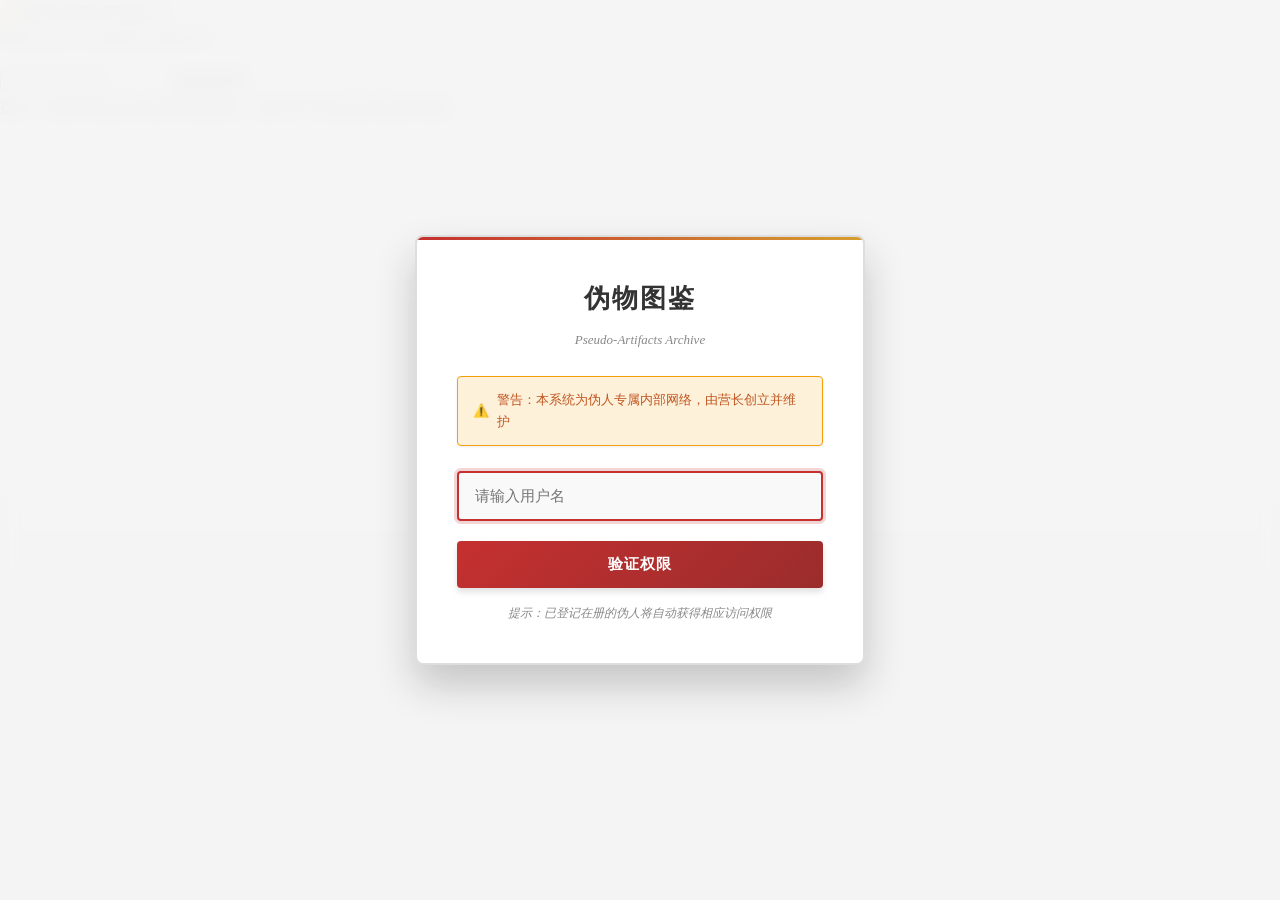
<file: index.html>
<!DOCTYPE html>
<html lang="zh-CN">
<head>
    <meta charset="UTF-8">
    <meta name="viewport" content="width=device-width, initial-scale=1.0">
    <title>伪物图鉴 | Pseudo-Artifacts Archive</title>
    <link rel="stylesheet" href="css/style.css">
    <script src="js/lore-data.js"></script>
    <script src="js/secrets.js"></script>
</head>
<body>
    <!-- 登录界面 -->
    <div class="login-overlay" id="login-overlay">
        <div class="login-box">
            <div class="login-header">
                <h1>伪物图鉴</h1>
                <p>Pseudo-Artifacts Archive</p>
            </div>
            <div class="login-warning">
                <span class="warning-icon">⚠️</span>
                <span>警告：本系统为伪人专属内部网络，由营长创立并维护</span>
            </div>
            <input type="text" id="username-input" class="login-input" placeholder="请输入用户名" autocomplete="off">
            <button class="login-btn" onclick="verifyUser()">验证权限</button>
            <p class="login-hint">提示：已登记在册的伪人将自动获得相应访问权限</p>
        </div>
    </div>

    <!-- 主界面 -->
    <div class="container" id="main-container" style="display: none;">
        <header class="header">
            <div class="header-nav">
                <div class="nav-left">
                    <button class="logout-btn" onclick="logout()" title="退出登录">退出登录</button>
                </div>
                <div class="nav-center">
                    <h1 class="title">伪物图鉴</h1>
                    <p class="subtitle">Pseudo-Human Artifact Archive</p>
                </div>
                <div class="nav-right">
                    <div class="user-info">
                        <span class="welcome-text">欢迎，</span>
                        <span class="user-name" id="user-name-display">未知用户</span>
                        <span class="user-identity" id="user-identity-display">身份：未验证</span>
                        <span class="user-level" id="user-level-display">权限等级：未验证</span>
                        <span class="temporary-boost-badge" id="temporary-boost-badge" style="display: none;">🔓 临时权限激活</span>
                    </div>
                    <button id="permission-boost-entry" class="boost-btn" onclick="showPermissionModal()" style="display: none; margin-left: 10px;" title="申请临时权限">🔑 权限提升</button>
                </div>
            </div>
            <div class="warning-banner">
                <span class="warning-icon">⚠️</span>
                <span>警告：以下内容包含里界异常物品信息，仅限黎守授权人员查阅</span>
            </div>
        </header>

        <nav class="nav-tabs">
            <button class="tab-btn" data-filter="safe" data-permission="low">
                🟩 SAFE 安全级（无害） <span class="count" id="count-safe">(0)</span>
            </button>
            <button class="tab-btn" data-filter="caution" data-permission="normal">
                🟨 CAUTION 注意级（谨慎） <span class="count" id="count-caution">(0)</span>
            </button>
            <button class="tab-btn" data-filter="danger" data-permission="high">
                🟧 DANGER 危险级（高危） <span class="count" id="count-danger">(0)</span>
            </button>
            <button class="tab-btn" data-filter="hazard" data-permission="high">
                🟥 HAZARD 危害级（禁忌） <span class="count" id="count-hazard">(0)</span>
            </button>
        </nav>

        <main class="artifact-grid" id="artifact-grid">
            <div class="empty-state">
                <div class="empty-icon">📁</div>
                <p>请选择伪物危险等级查看对应档案</p>
                <p class="empty-hint">根据您的权限等级，您可访问不同危险级别的伪物档案</p>
            </div>
        </main>

        <footer class="footer">
            <p>© 2026 黎守调查局 伪物档案馆 | 渊 • 西陆 • 赤红新星 联合收容</p>
            <p class="disclaimer">本系统收录表界/里界异常物品，未经授权禁止访问</p>
        </footer>

        <!-- 权限提升入口（仅普通/低权限可见） -->
        <div class="permission-boost-section" id="permission-boost-section">
            <p>权限不足？申请临时访问许可</p>
            <button onclick="showPermissionModal()">申请临时许可</button>
        </div>
    </div>

    <!-- 物品详情模态框 -->
    <div class="modal" id="artifact-modal">
        <div class="modal-content">
            <button class="close-btn" onclick="closeModal()">&times;</button>
            <div class="modal-header">
                <h2 id="modal-title">物品编号</h2>
                <span class="modal-class" id="modal-class">Safe</span>
            </div>
            <div class="modal-image">
                <img id="modal-img" src="[data-uri]" data-src="" alt="物品图片" loading="lazy">
            </div>
            <div class="modal-info">
                <div class="info-row">
                    <strong>物品名称：</strong><span id="modal-name"></span>
                </div>
                <div class="info-row">
                    <strong>发现地点：</strong><span id="modal-location"></span>
                </div>
                <div class="info-row">
                    <strong>收容措施：</strong><span id="modal-containment"></span>
                </div>
                <div class="info-row">
                    <strong>特殊效果：</strong>
                    <p id="modal-effect" class="effect-text"></p>
                </div>
                <div class="info-row">
                    <strong>描述：</strong>
                    <p id="modal-description" class="description-text"></p>
                </div>
                <!-- 辛秘区域 - 仅高权限可见 -->
                <div class="secret-section" id="secret-section" style="display: none;">
                    <div class="secret-header">
                        <span class="secret-icon">📜</span>
                        <span>坊间传闻的野史</span>
                    </div>
                    <div class="secret-content" id="secret-content"></div>
                </div>
                <div class="secret-lock" id="secret-lock" style="display: none;">
                    <span class="lock-icon">🔒</span>
                    <span>权限不足：此物品的辛秘档案需要高级访问权限</span>
                </div>
            </div>
            <button class="back-btn" onclick="closeModal()">返回图鉴</button>
        </div>
    </div>

    <!-- 权限不足提示 -->
    <div class="permission-denied" id="permission-denied">
        <div class="denied-content">
            <div class="denied-icon">🔒</div>
            <h2>访问受限</h2>
            <p>Access Restricted</p>
            <p class="denied-message">您的权限等级不足以查看此分级的伪物档案</p>
            <p class="denied-hint">如需提升权限，请联系营长或大本营管理员</p>
            <button class="denied-btn" onclick="closePermissionDenied()">返回</button>
        </div>
    </div>

    <!-- 权限提升验证弹窗 -->
    <div class="permission-modal-overlay" id="permission-modal-overlay">
        <div class="permission-modal">
            <div class="permission-modal-header">
                <span class="permission-modal-title">🔑 临时访问许可验证</span>
                <button class="permission-modal-close" onclick="closePermissionModal()">&times;</button>
            </div>
            <div class="permission-modal-body">
                <p style="margin-bottom: 15px; color: var(--text-secondary); font-size: 14px;">
                    请输入伪人大本营临时访问验证码
                </p>
                <input type="text" id="permission-code-input" class="permission-input" placeholder="请输入群号验证码" maxlength="10" autocomplete="off">
                <button class="permission-btn" onclick="verifyPermissionCode()">验证验证码</button>
                <div id="permission-message" class="permission-message"></div>
                <p class="permission-hint">提示：验证码由营长或管理员提供，临时许可在刷新页面后有效</p>
            </div>
        </div>
    </div>

    <!-- 资料弹窗（组织/地区/角色） -->
    <div class="lore-modal-overlay" id="lore-modal-overlay" style="display: none;" onclick="closeLoreModalOnOverlay(event)">
        <div class="lore-modal">
            <div class="lore-modal-header">
                <h3 class="lore-modal-title" id="lore-modal-title">资料</h3>
                <button class="lore-modal-close" onclick="closeLoreModal()">&times;</button>
            </div>
            <div class="lore-modal-body" id="lore-modal-body">
                <!-- 动态内容 -->
            </div>
        </div>
    </div>

    <script src="js/data.js"></script>
    <script src="js/main.js"></script>
    <script>
document.addEventListener('DOMContentLoaded', function() {
    // 初始化特殊链接点击事件
    initSecretLinks();
});

function initSecretLinks() {
    document.addEventListener('click', function(e) {
        if (e.target.classList.contains('secret-link')) {
            e.preventDefault();
            const type = e.target.getAttribute('data-type');
            const name = e.target.getAttribute('data-name');
            if (type && name) {
                showLoreModal(type, name);
            }
        }
    });
}
</script>
</body>
</html>
</file>
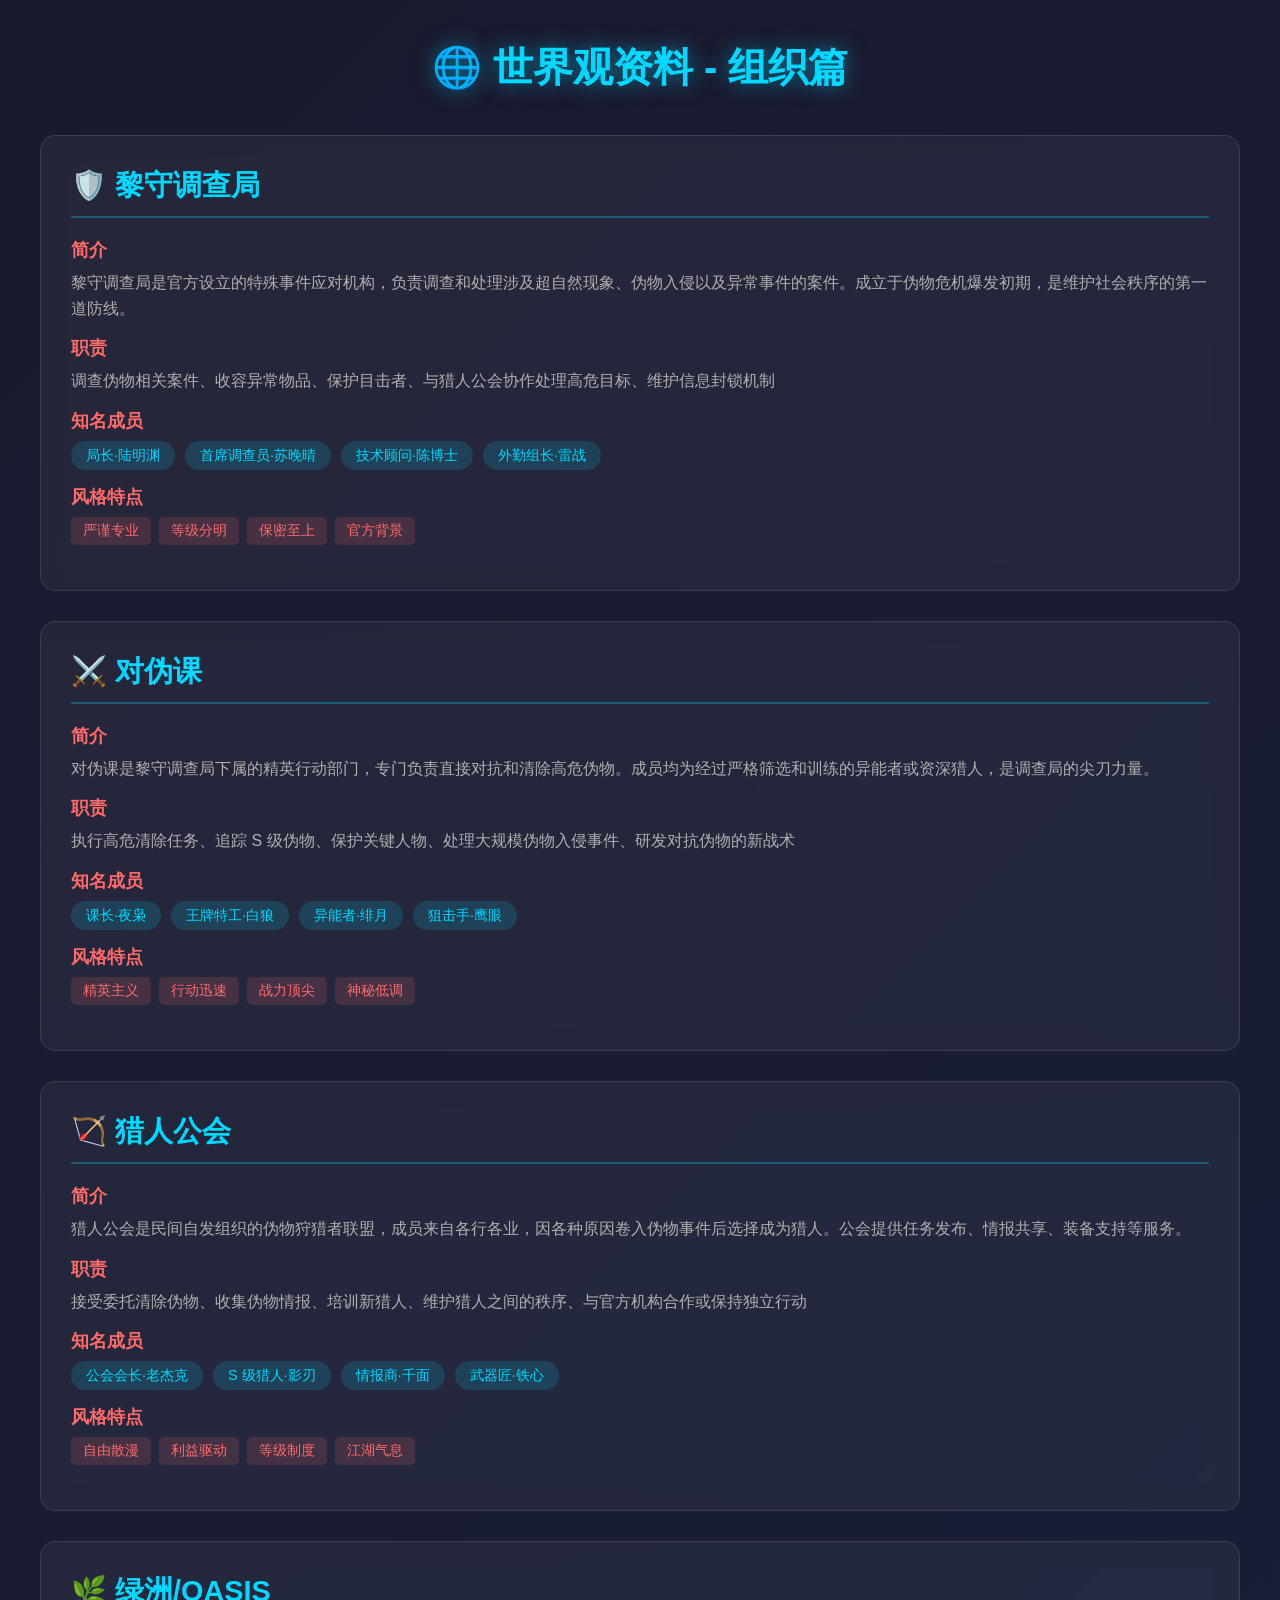
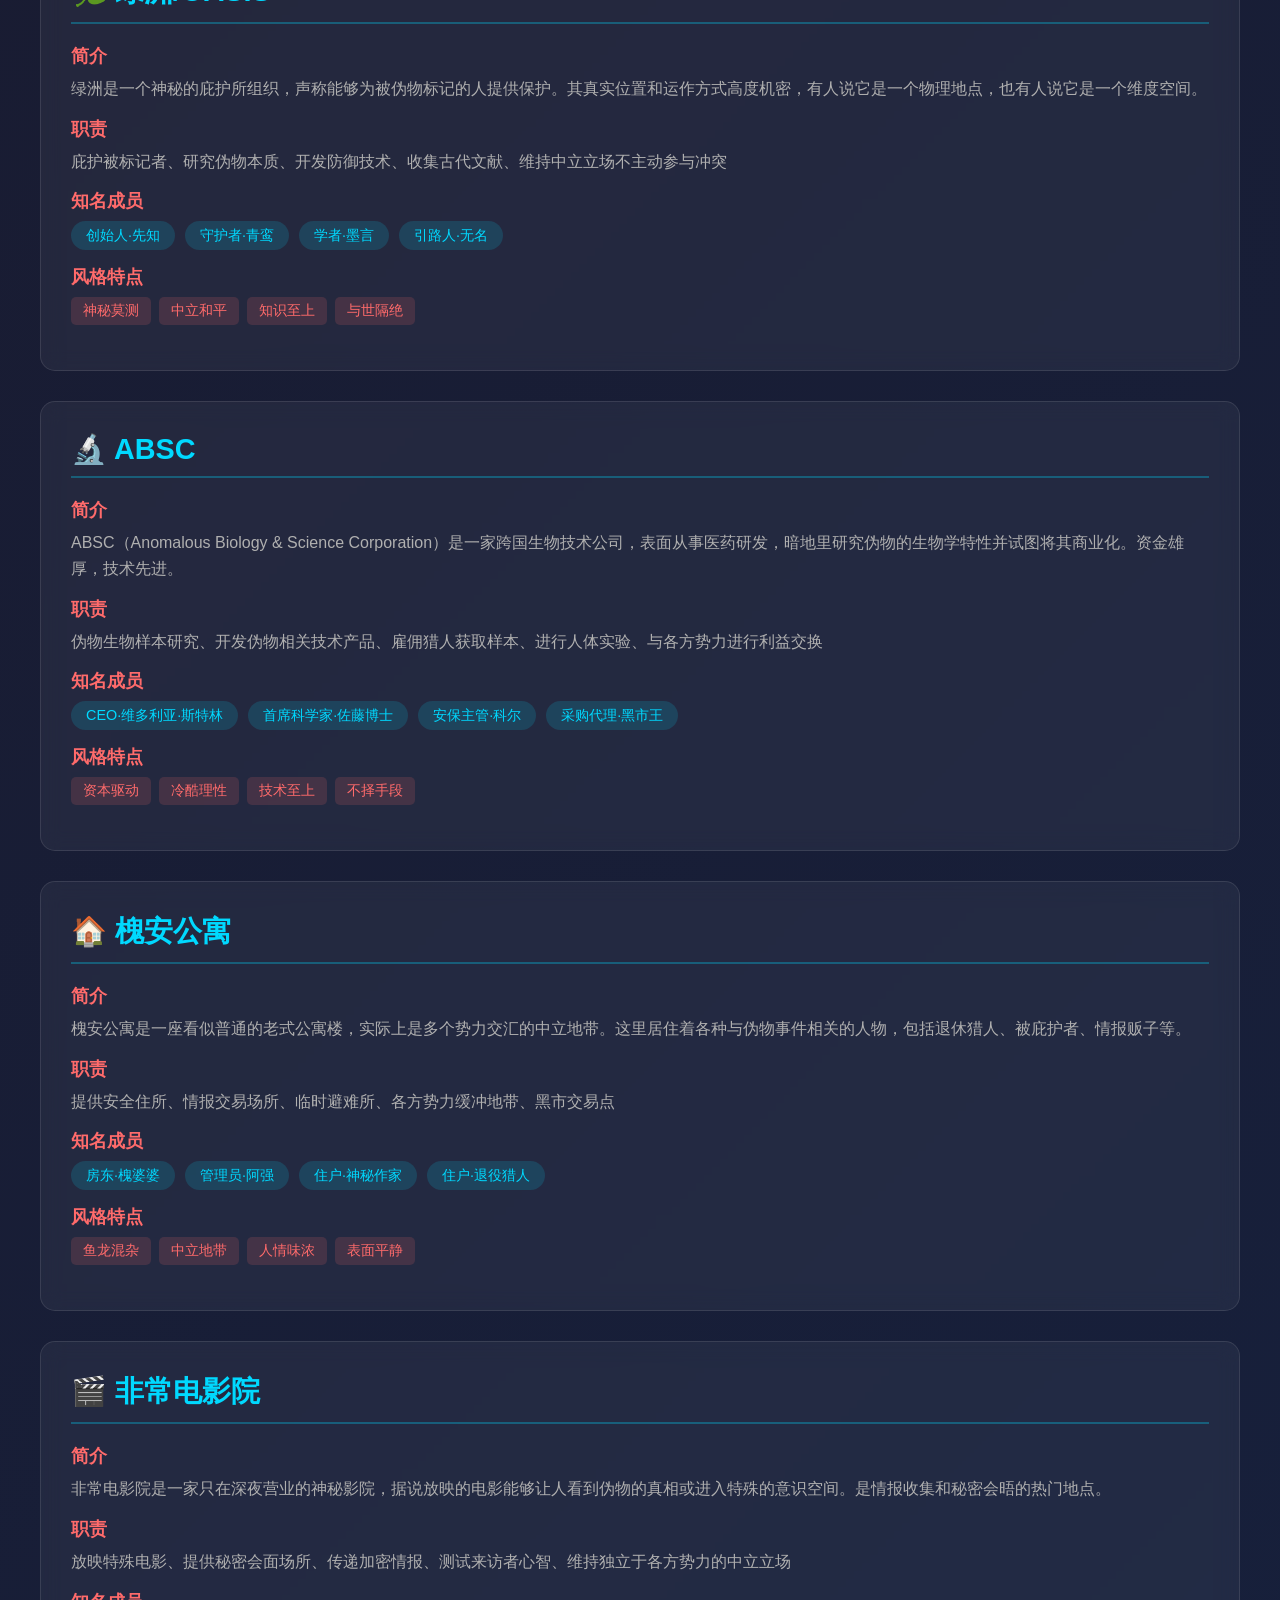
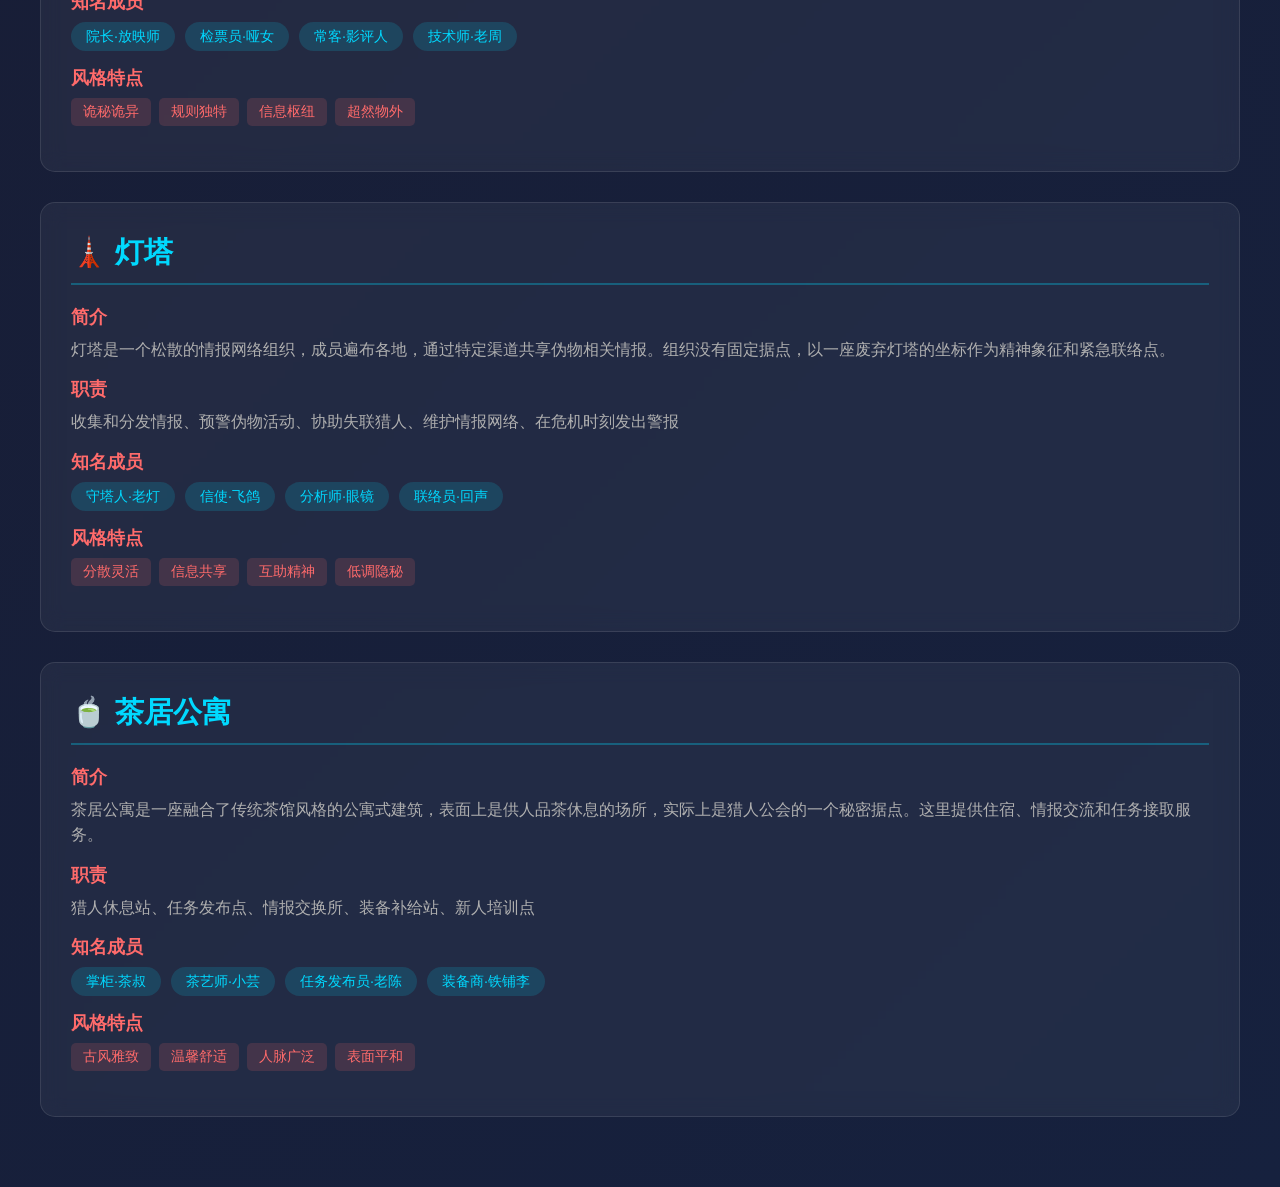
<file: wiki-org.html>
<!DOCTYPE html>
<html lang="zh-CN">
<head>
    <meta charset="UTF-8">
    <meta name="viewport" content="width=device-width, initial-scale=1.0">
    <title>世界观资料 - 组织篇</title>
    <style>
        * {
            margin: 0;
            padding: 0;
            box-sizing: border-box;
        }
        
        body {
            font-family: 'Segoe UI', 'Microsoft YaHei', sans-serif;
            background: linear-gradient(135deg, #1a1a2e 0%, #16213e 100%);
            min-height: 100vh;
            padding: 40px 20px;
            color: #e0e0e0;
        }
        
        .container {
            max-width: 1200px;
            margin: 0 auto;
        }
        
        h1 {
            text-align: center;
            color: #00d9ff;
            margin-bottom: 40px;
            font-size: 2.5em;
            text-shadow: 0 0 20px rgba(0, 217, 255, 0.5);
        }
        
        .org-card {
            background: rgba(255, 255, 255, 0.05);
            border-radius: 15px;
            padding: 30px;
            margin-bottom: 30px;
            border: 1px solid rgba(255, 255, 255, 0.1);
            backdrop-filter: blur(10px);
            transition: transform 0.3s ease, box-shadow 0.3s ease;
        }
        
        .org-card:hover {
            transform: translateY(-5px);
            box-shadow: 0 10px 30px rgba(0, 217, 255, 0.2);
        }
        
        .org-name {
            color: #00d9ff;
            font-size: 1.8em;
            margin-bottom: 20px;
            padding-bottom: 10px;
            border-bottom: 2px solid rgba(0, 217, 255, 0.3);
        }
        
        .org-section {
            margin-bottom: 15px;
        }
        
        .section-title {
            color: #ff6b6b;
            font-weight: bold;
            font-size: 1.1em;
            margin-bottom: 8px;
        }
        
        .section-content {
            color: #b0b0b0;
            line-height: 1.6;
        }
        
        .member-list {
            display: flex;
            flex-wrap: wrap;
            gap: 10px;
        }
        
        .member-tag {
            background: rgba(0, 217, 255, 0.15);
            padding: 5px 15px;
            border-radius: 20px;
            font-size: 0.9em;
            color: #00d9ff;
        }
        
        .style-tags {
            display: flex;
            flex-wrap: wrap;
            gap: 8px;
        }
        
        .style-tag {
            background: rgba(255, 107, 107, 0.15);
            padding: 5px 12px;
            border-radius: 5px;
            font-size: 0.85em;
            color: #ff6b6b;
        }
    </style>
</head>
<body>
    <div class="container">
        <h1>🌐 世界观资料 - 组织篇</h1>
        
        <!-- 黎守调查局 -->
        <div class="org-card">
            <h2 class="org-name">🛡️ 黎守调查局</h2>
            <div class="org-section">
                <div class="section-title">简介</div>
                <div class="section-content">
                    黎守调查局是官方设立的特殊事件应对机构，负责调查和处理涉及超自然现象、伪物入侵以及异常事件的案件。成立于伪物危机爆发初期，是维护社会秩序的第一道防线。
                </div>
            </div>
            <div class="org-section">
                <div class="section-title">职责</div>
                <div class="section-content">
                    调查伪物相关案件、收容异常物品、保护目击者、与猎人公会协作处理高危目标、维护信息封锁机制
                </div>
            </div>
            <div class="org-section">
                <div class="section-title">知名成员</div>
                <div class="member-list">
                    <span class="member-tag">局长·陆明渊</span>
                    <span class="member-tag">首席调查员·苏晚晴</span>
                    <span class="member-tag">技术顾问·陈博士</span>
                    <span class="member-tag">外勤组长·雷战</span>
                </div>
            </div>
            <div class="org-section">
                <div class="section-title">风格特点</div>
                <div class="style-tags">
                    <span class="style-tag">严谨专业</span>
                    <span class="style-tag">等级分明</span>
                    <span class="style-tag">保密至上</span>
                    <span class="style-tag">官方背景</span>
                </div>
            </div>
        </div>
        
        <!-- 对伪课 -->
        <div class="org-card">
            <h2 class="org-name">⚔️ 对伪课</h2>
            <div class="org-section">
                <div class="section-title">简介</div>
                <div class="section-content">
                    对伪课是黎守调查局下属的精英行动部门，专门负责直接对抗和清除高危伪物。成员均为经过严格筛选和训练的异能者或资深猎人，是调查局的尖刀力量。
                </div>
            </div>
            <div class="org-section">
                <div class="section-title">职责</div>
                <div class="section-content">
                    执行高危清除任务、追踪 S 级伪物、保护关键人物、处理大规模伪物入侵事件、研发对抗伪物的新战术
                </div>
            </div>
            <div class="org-section">
                <div class="section-title">知名成员</div>
                <div class="member-list">
                    <span class="member-tag">课长·夜枭</span>
                    <span class="member-tag">王牌特工·白狼</span>
                    <span class="member-tag">异能者·绯月</span>
                    <span class="member-tag">狙击手·鹰眼</span>
                </div>
            </div>
            <div class="org-section">
                <div class="section-title">风格特点</div>
                <div class="style-tags">
                    <span class="style-tag">精英主义</span>
                    <span class="style-tag">行动迅速</span>
                    <span class="style-tag">战力顶尖</span>
                    <span class="style-tag">神秘低调</span>
                </div>
            </div>
        </div>
        
        <!-- 猎人公会 -->
        <div class="org-card">
            <h2 class="org-name">🏹 猎人公会</h2>
            <div class="org-section">
                <div class="section-title">简介</div>
                <div class="section-content">
                    猎人公会是民间自发组织的伪物狩猎者联盟，成员来自各行各业，因各种原因卷入伪物事件后选择成为猎人。公会提供任务发布、情报共享、装备支持等服务。
                </div>
            </div>
            <div class="org-section">
                <div class="section-title">职责</div>
                <div class="section-content">
                    接受委托清除伪物、收集伪物情报、培训新猎人、维护猎人之间的秩序、与官方机构合作或保持独立行动
                </div>
            </div>
            <div class="org-section">
                <div class="section-title">知名成员</div>
                <div class="member-list">
                    <span class="member-tag">公会会长·老杰克</span>
                    <span class="member-tag">S 级猎人·影刃</span>
                    <span class="member-tag">情报商·千面</span>
                    <span class="member-tag">武器匠·铁心</span>
                </div>
            </div>
            <div class="org-section">
                <div class="section-title">风格特点</div>
                <div class="style-tags">
                    <span class="style-tag">自由散漫</span>
                    <span class="style-tag">利益驱动</span>
                    <span class="style-tag">等级制度</span>
                    <span class="style-tag">江湖气息</span>
                </div>
            </div>
        </div>
        
        <!-- 绿洲/OASIS -->
        <div class="org-card">
            <h2 class="org-name">🌿 绿洲/OASIS</h2>
            <div class="org-section">
                <div class="section-title">简介</div>
                <div class="section-content">
                    绿洲是一个神秘的庇护所组织，声称能够为被伪物标记的人提供保护。其真实位置和运作方式高度机密，有人说它是一个物理地点，也有人说它是一个维度空间。
                </div>
            </div>
            <div class="org-section">
                <div class="section-title">职责</div>
                <div class="section-content">
                    庇护被标记者、研究伪物本质、开发防御技术、收集古代文献、维持中立立场不主动参与冲突
                </div>
            </div>
            <div class="org-section">
                <div class="section-title">知名成员</div>
                <div class="member-list">
                    <span class="member-tag">创始人·先知</span>
                    <span class="member-tag">守护者·青鸾</span>
                    <span class="member-tag">学者·墨言</span>
                    <span class="member-tag">引路人·无名</span>
                </div>
            </div>
            <div class="org-section">
                <div class="section-title">风格特点</div>
                <div class="style-tags">
                    <span class="style-tag">神秘莫测</span>
                    <span class="style-tag">中立和平</span>
                    <span class="style-tag">知识至上</span>
                    <span class="style-tag">与世隔绝</span>
                </div>
            </div>
        </div>
        
        <!-- ABSC -->
        <div class="org-card">
            <h2 class="org-name">🔬 ABSC</h2>
            <div class="org-section">
                <div class="section-title">简介</div>
                <div class="section-content">
                    ABSC（Anomalous Biology & Science Corporation）是一家跨国生物技术公司，表面从事医药研发，暗地里研究伪物的生物学特性并试图将其商业化。资金雄厚，技术先进。
                </div>
            </div>
            <div class="org-section">
                <div class="section-title">职责</div>
                <div class="section-content">
                    伪物生物样本研究、开发伪物相关技术产品、雇佣猎人获取样本、进行人体实验、与各方势力进行利益交换
                </div>
            </div>
            <div class="org-section">
                <div class="section-title">知名成员</div>
                <div class="member-list">
                    <span class="member-tag">CEO·维多利亚·斯特林</span>
                    <span class="member-tag">首席科学家·佐藤博士</span>
                    <span class="member-tag">安保主管·科尔</span>
                    <span class="member-tag">采购代理·黑市王</span>
                </div>
            </div>
            <div class="org-section">
                <div class="section-title">风格特点</div>
                <div class="style-tags">
                    <span class="style-tag">资本驱动</span>
                    <span class="style-tag">冷酷理性</span>
                    <span class="style-tag">技术至上</span>
                    <span class="style-tag">不择手段</span>
                </div>
            </div>
        </div>
        
        <!-- 槐安公寓 -->
        <div class="org-card">
            <h2 class="org-name">🏠 槐安公寓</h2>
            <div class="org-section">
                <div class="section-title">简介</div>
                <div class="section-content">
                    槐安公寓是一座看似普通的老式公寓楼，实际上是多个势力交汇的中立地带。这里居住着各种与伪物事件相关的人物，包括退休猎人、被庇护者、情报贩子等。
                </div>
            </div>
            <div class="org-section">
                <div class="section-title">职责</div>
                <div class="section-content">
                    提供安全住所、情报交易场所、临时避难所、各方势力缓冲地带、黑市交易点
                </div>
            </div>
            <div class="org-section">
                <div class="section-title">知名成员</div>
                <div class="member-list">
                    <span class="member-tag">房东·槐婆婆</span>
                    <span class="member-tag">管理员·阿强</span>
                    <span class="member-tag">住户·神秘作家</span>
                    <span class="member-tag">住户·退役猎人</span>
                </div>
            </div>
            <div class="org-section">
                <div class="section-title">风格特点</div>
                <div class="style-tags">
                    <span class="style-tag">鱼龙混杂</span>
                    <span class="style-tag">中立地带</span>
                    <span class="style-tag">人情味浓</span>
                    <span class="style-tag">表面平静</span>
                </div>
            </div>
        </div>
        
        <!-- 非常电影院 -->
        <div class="org-card">
            <h2 class="org-name">🎬 非常电影院</h2>
            <div class="org-section">
                <div class="section-title">简介</div>
                <div class="section-content">
                    非常电影院是一家只在深夜营业的神秘影院，据说放映的电影能够让人看到伪物的真相或进入特殊的意识空间。是情报收集和秘密会晤的热门地点。
                </div>
            </div>
            <div class="org-section">
                <div class="section-title">职责</div>
                <div class="section-content">
                    放映特殊电影、提供秘密会面场所、传递加密情报、测试来访者心智、维持独立于各方势力的中立立场
                </div>
            </div>
            <div class="org-section">
                <div class="section-title">知名成员</div>
                <div class="member-list">
                    <span class="member-tag">院长·放映师</span>
                    <span class="member-tag">检票员·哑女</span>
                    <span class="member-tag">常客·影评人</span>
                    <span class="member-tag">技术师·老周</span>
                </div>
            </div>
            <div class="org-section">
                <div class="section-title">风格特点</div>
                <div class="style-tags">
                    <span class="style-tag">诡秘诡异</span>
                    <span class="style-tag">规则独特</span>
                    <span class="style-tag">信息枢纽</span>
                    <span class="style-tag">超然物外</span>
                </div>
            </div>
        </div>
        
        <!-- 灯塔 -->
        <div class="org-card">
            <h2 class="org-name">🗼 灯塔</h2>
            <div class="org-section">
                <div class="section-title">简介</div>
                <div class="section-content">
                    灯塔是一个松散的情报网络组织，成员遍布各地，通过特定渠道共享伪物相关情报。组织没有固定据点，以一座废弃灯塔的坐标作为精神象征和紧急联络点。
                </div>
            </div>
            <div class="org-section">
                <div class="section-title">职责</div>
                <div class="section-content">
                    收集和分发情报、预警伪物活动、协助失联猎人、维护情报网络、在危机时刻发出警报
                </div>
            </div>
            <div class="org-section">
                <div class="section-title">知名成员</div>
                <div class="member-list">
                    <span class="member-tag">守塔人·老灯</span>
                    <span class="member-tag">信使·飞鸽</span>
                    <span class="member-tag">分析师·眼镜</span>
                    <span class="member-tag">联络员·回声</span>
                </div>
            </div>
            <div class="org-section">
                <div class="section-title">风格特点</div>
                <div class="style-tags">
                    <span class="style-tag">分散灵活</span>
                    <span class="style-tag">信息共享</span>
                    <span class="style-tag">互助精神</span>
                    <span class="style-tag">低调隐秘</span>
                </div>
            </div>
        </div>
        
        <!-- 茶居公寓 -->
        <div class="org-card">
            <h2 class="org-name">🍵 茶居公寓</h2>
            <div class="org-section">
                <div class="section-title">简介</div>
                <div class="section-content">
                    茶居公寓是一座融合了传统茶馆风格的公寓式建筑，表面上是供人品茶休息的场所，实际上是猎人公会的一个秘密据点。这里提供住宿、情报交流和任务接取服务。
                </div>
            </div>
            <div class="org-section">
                <div class="section-title">职责</div>
                <div class="section-content">
                    猎人休息站、任务发布点、情报交换所、装备补给站、新人培训点
                </div>
            </div>
            <div class="org-section">
                <div class="section-title">知名成员</div>
                <div class="member-list">
                    <span class="member-tag">掌柜·茶叔</span>
                    <span class="member-tag">茶艺师·小芸</span>
                    <span class="member-tag">任务发布员·老陈</span>
                    <span class="member-tag">装备商·铁铺李</span>
                </div>
            </div>
            <div class="org-section">
                <div class="section-title">风格特点</div>
                <div class="style-tags">
                    <span class="style-tag">古风雅致</span>
                    <span class="style-tag">温馨舒适</span>
                    <span class="style-tag">人脉广泛</span>
                    <span class="style-tag">表面平和</span>
                </div>
            </div>
        </div>
    </div>
</body>
</html>
</file>
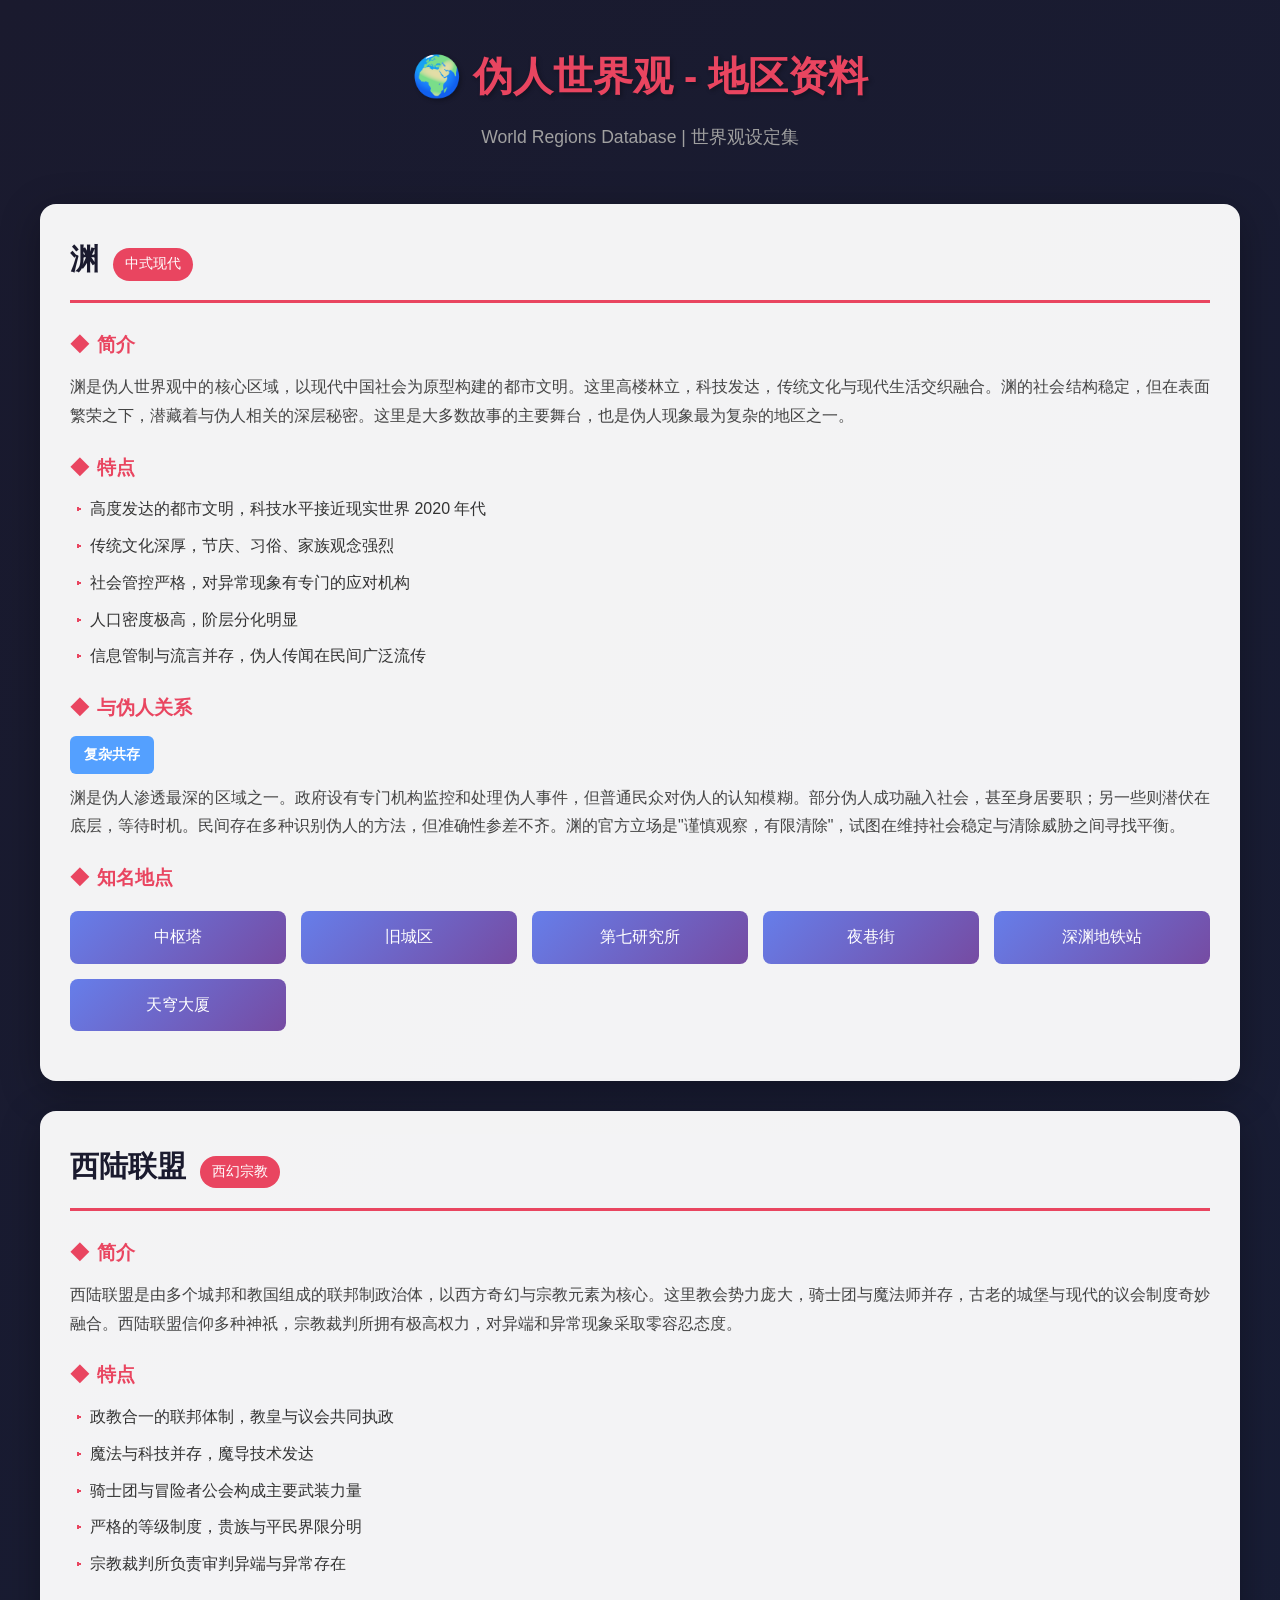
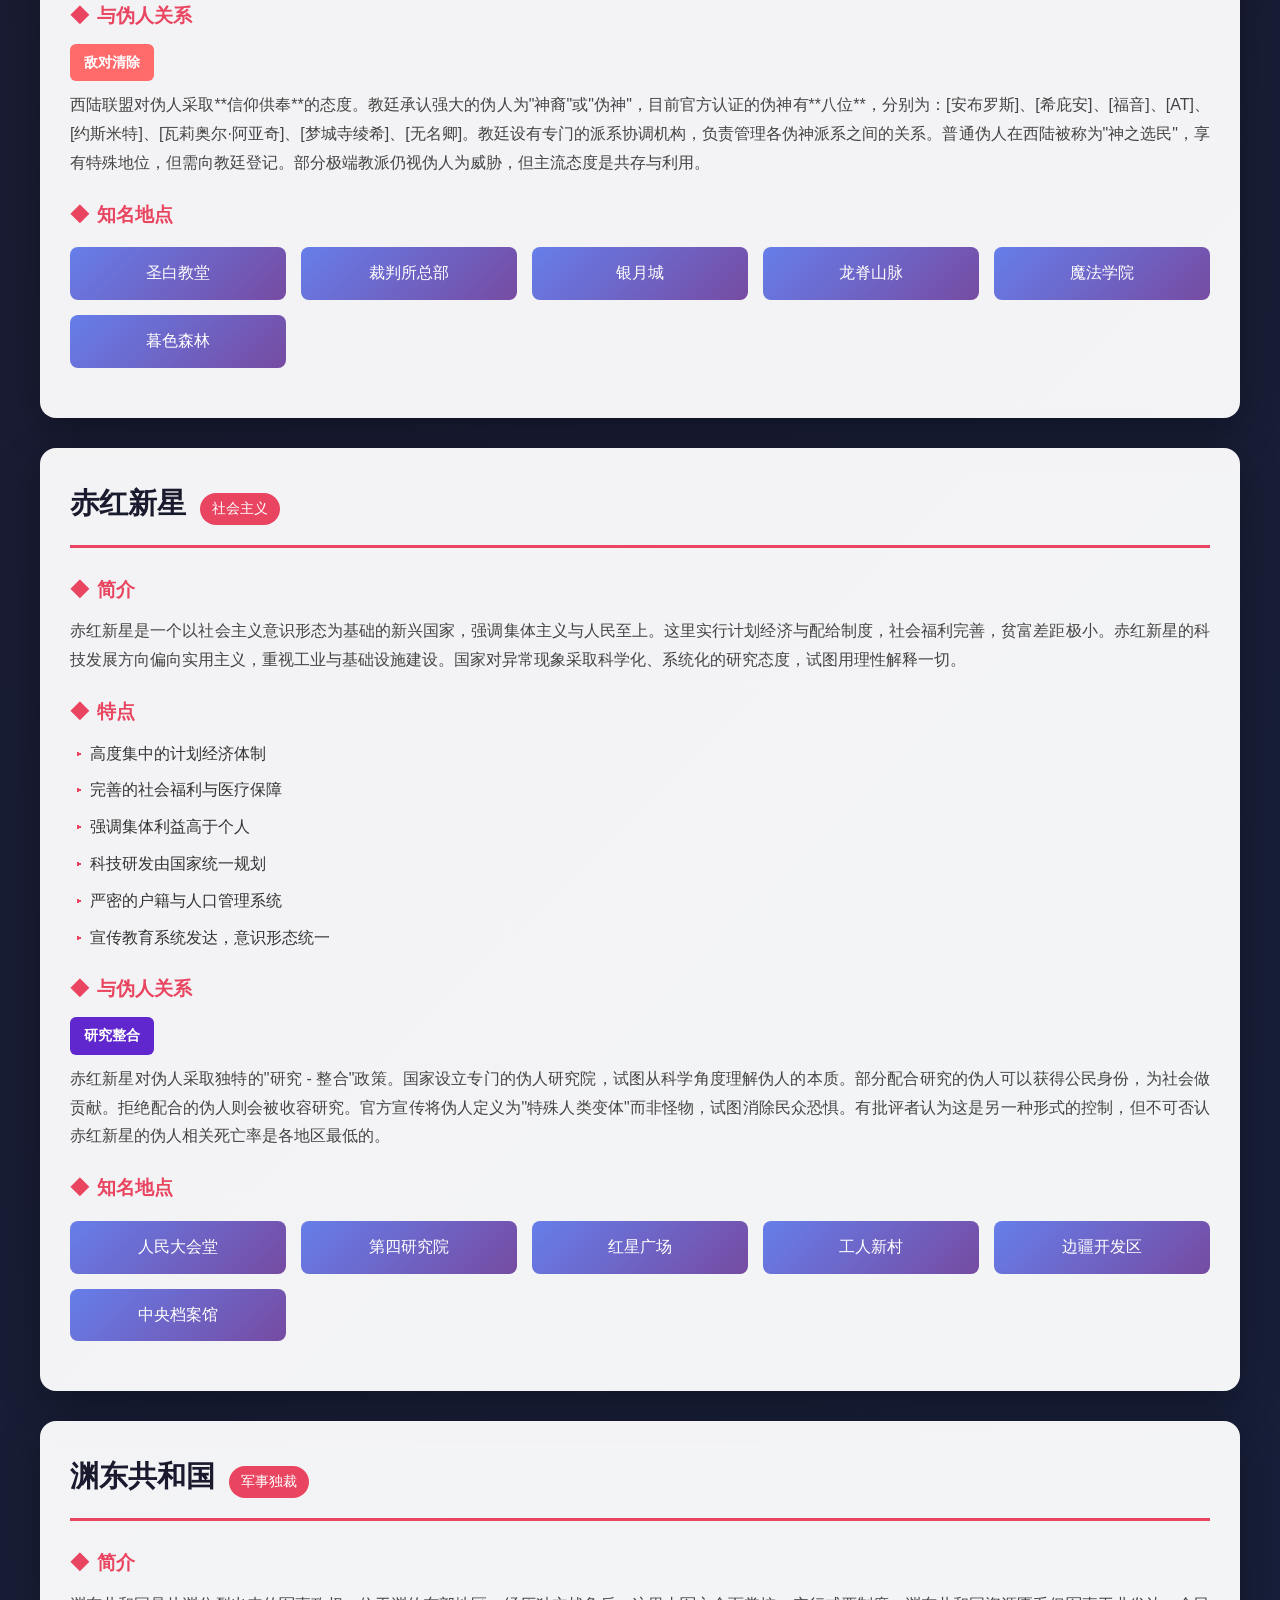
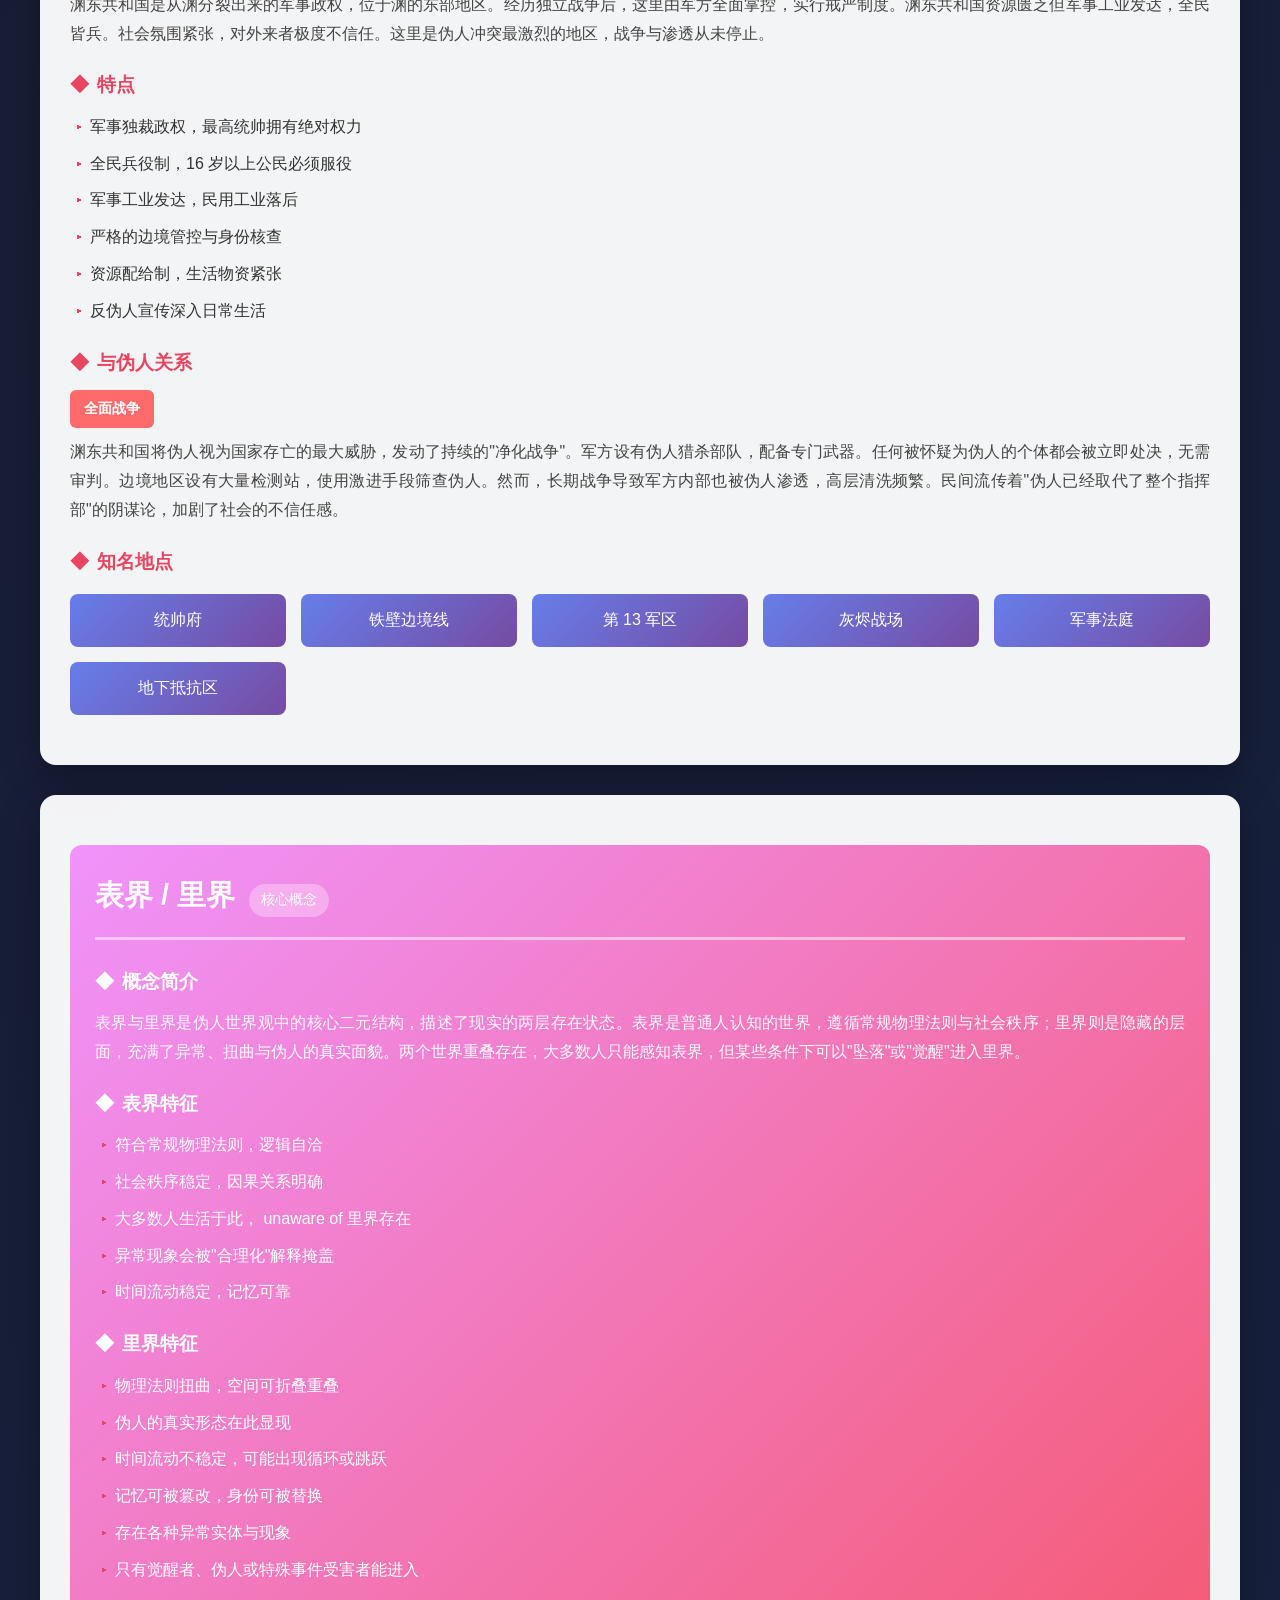
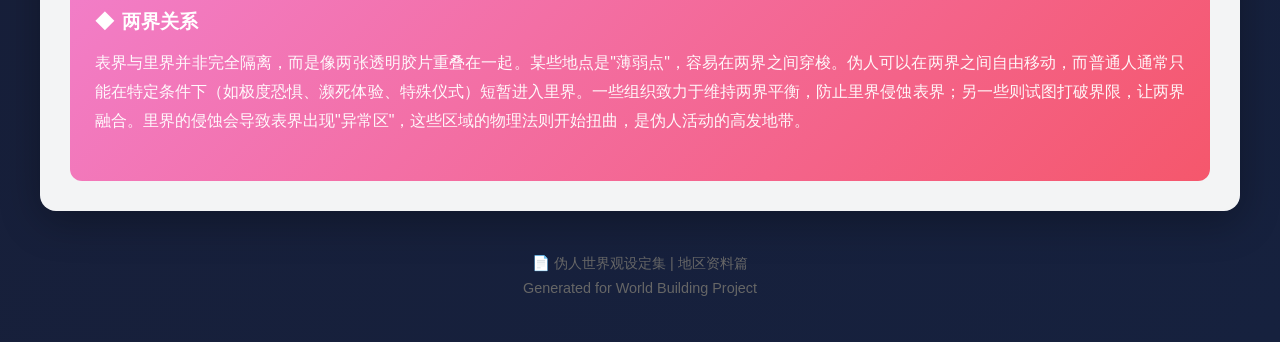
<file: wiki-region.html>
<!DOCTYPE html>
<html lang="zh-CN">
<head>
    <meta charset="UTF-8">
    <meta name="viewport" content="width=device-width, initial-scale=1.0">
    <title>伪人世界观 - 地区资料</title>
    <style>
        * {
            margin: 0;
            padding: 0;
            box-sizing: border-box;
        }
        body {
            font-family: -apple-system, BlinkMacSystemFont, "Segoe UI", Roboto, "Helvetica Neue", Arial, sans-serif;
            line-height: 1.8;
            color: #333;
            background: linear-gradient(135deg, #1a1a2e 0%, #16213e 100%);
            min-height: 100vh;
            padding: 40px 20px;
        }
        .container {
            max-width: 1200px;
            margin: 0 auto;
        }
        h1 {
            text-align: center;
            color: #e94560;
            font-size: 2.5em;
            margin-bottom: 10px;
            text-shadow: 2px 2px 4px rgba(0,0,0,0.3);
        }
        .subtitle {
            text-align: center;
            color: #a0a0a0;
            margin-bottom: 50px;
            font-size: 1.1em;
        }
        .region-card {
            background: rgba(255, 255, 255, 0.95);
            border-radius: 16px;
            padding: 30px;
            margin-bottom: 30px;
            box-shadow: 0 10px 40px rgba(0,0,0,0.3);
            transition: transform 0.3s ease;
        }
        .region-card:hover {
            transform: translateY(-5px);
        }
        .region-header {
            border-bottom: 3px solid #e94560;
            padding-bottom: 15px;
            margin-bottom: 25px;
        }
        .region-name {
            font-size: 1.8em;
            color: #1a1a2e;
            font-weight: bold;
        }
        .region-tag {
            display: inline-block;
            background: #e94560;
            color: white;
            padding: 4px 12px;
            border-radius: 20px;
            font-size: 0.85em;
            margin-left: 10px;
            vertical-align: middle;
        }
        .section {
            margin-bottom: 20px;
        }
        .section-title {
            color: #e94560;
            font-size: 1.2em;
            font-weight: bold;
            margin-bottom: 10px;
            display: flex;
            align-items: center;
        }
        .section-title::before {
            content: "◆";
            margin-right: 8px;
        }
        .section-content {
            color: #444;
            text-align: justify;
        }
        .feature-list {
            list-style: none;
            padding-left: 20px;
        }
        .feature-list li {
            position: relative;
            margin-bottom: 8px;
        }
        .feature-list li::before {
            content: "▸";
            color: #e94560;
            position: absolute;
            left: -15px;
        }
        .location-grid {
            display: grid;
            grid-template-columns: repeat(auto-fit, minmax(200px, 1fr));
            gap: 15px;
            margin-top: 15px;
        }
        .location-item {
            background: linear-gradient(135deg, #667eea 0%, #764ba2 100%);
            color: white;
            padding: 12px 18px;
            border-radius: 8px;
            text-align: center;
            font-weight: 500;
        }
        .concept-box {
            background: linear-gradient(135deg, #f093fb 0%, #f5576c 100%);
            color: white;
            padding: 25px;
            border-radius: 12px;
            margin-top: 20px;
        }
        .concept-box .section-title {
            color: white;
        }
        .concept-box .section-content {
            color: rgba(255,255,255,0.95);
        }
        .relationship-indicator {
            display: inline-block;
            padding: 6px 14px;
            border-radius: 6px;
            font-weight: bold;
            font-size: 0.9em;
        }
        .rel-hostile {
            background: #ff6b6b;
            color: white;
        }
        .rel-neutral {
            background: #feca57;
            color: #333;
        }
        .rel-complex {
            background: #54a0ff;
            color: white;
        }
        .rel-integrated {
            background: #5f27cd;
            color: white;
        }
    </style>
</head>
<body>
    <div class="container">
        <h1>🌍 伪人世界观 - 地区资料</h1>
        <p class="subtitle">World Regions Database | 世界观设定集</p>

        <!-- 渊 -->
        <div class="region-card">
            <div class="region-header">
                <span class="region-name">渊</span>
                <span class="region-tag">中式现代</span>
            </div>
            
            <div class="section">
                <div class="section-title">简介</div>
                <div class="section-content">
                    渊是伪人世界观中的核心区域，以现代中国社会为原型构建的都市文明。这里高楼林立，科技发达，传统文化与现代生活交织融合。渊的社会结构稳定，但在表面繁荣之下，潜藏着与伪人相关的深层秘密。这里是大多数故事的主要舞台，也是伪人现象最为复杂的地区之一。
                </div>
            </div>

            <div class="section">
                <div class="section-title">特点</div>
                <ul class="feature-list">
                    <li>高度发达的都市文明，科技水平接近现实世界 2020 年代</li>
                    <li>传统文化深厚，节庆、习俗、家族观念强烈</li>
                    <li>社会管控严格，对异常现象有专门的应对机构</li>
                    <li>人口密度极高，阶层分化明显</li>
                    <li>信息管制与流言并存，伪人传闻在民间广泛流传</li>
                </ul>
            </div>

            <div class="section">
                <div class="section-title">与伪人关系</div>
                <div class="section-content">
                    <span class="relationship-indicator rel-complex">复杂共存</span>
                    <p style="margin-top: 10px;">
                        渊是伪人渗透最深的区域之一。政府设有专门机构监控和处理伪人事件，但普通民众对伪人的认知模糊。部分伪人成功融入社会，甚至身居要职；另一些则潜伏在底层，等待时机。民间存在多种识别伪人的方法，但准确性参差不齐。渊的官方立场是"谨慎观察，有限清除"，试图在维持社会稳定与清除威胁之间寻找平衡。
                    </p>
                </div>
            </div>

            <div class="section">
                <div class="section-title">知名地点</div>
                <div class="location-grid">
                    <div class="location-item">中枢塔</div>
                    <div class="location-item">旧城区</div>
                    <div class="location-item">第七研究所</div>
                    <div class="location-item">夜巷街</div>
                    <div class="location-item">深渊地铁站</div>
                    <div class="location-item">天穹大厦</div>
                </div>
            </div>
        </div>

        <!-- 西陆联盟 -->
        <div class="region-card">
            <div class="region-header">
                <span class="region-name">西陆联盟</span>
                <span class="region-tag">西幻宗教</span>
            </div>
            
            <div class="section">
                <div class="section-title">简介</div>
                <div class="section-content">
                    西陆联盟是由多个城邦和教国组成的联邦制政治体，以西方奇幻与宗教元素为核心。这里教会势力庞大，骑士团与魔法师并存，古老的城堡与现代的议会制度奇妙融合。西陆联盟信仰多种神祇，宗教裁判所拥有极高权力，对异端和异常现象采取零容忍态度。
                </div>
            </div>

            <div class="section">
                <div class="section-title">特点</div>
                <ul class="feature-list">
                    <li>政教合一的联邦体制，教皇与议会共同执政</li>
                    <li>魔法与科技并存，魔导技术发达</li>
                    <li>骑士团与冒险者公会构成主要武装力量</li>
                    <li>严格的等级制度，贵族与平民界限分明</li>
                    <li>宗教裁判所负责审判异端与异常存在</li>
                </ul>
            </div>

            <div class="section">
                <div class="section-title">与伪人关系</div>
                <div class="section-content">
                    <span class="relationship-indicator rel-hostile">敌对清除</span>
                    <p style="margin-top: 10px;">
                        西陆联盟对伪人采取**信仰供奉**的态度。教廷承认强大的伪人为"神裔"或"伪神"，目前官方认证的伪神有**八位**，分别为：[安布罗斯]、[希庇安]、[福音]、[AT]、[约斯米特]、[瓦莉奥尔·阿亚奇]、[梦城寺绫希]、[无名卿]。教廷设有专门的派系协调机构，负责管理各伪神派系之间的关系。普通伪人在西陆被称为"神之选民"，享有特殊地位，但需向教廷登记。部分极端教派仍视伪人为威胁，但主流态度是共存与利用。
                    </p>
                </div>
            </div>

            <div class="section">
                <div class="section-title">知名地点</div>
                <div class="location-grid">
                    <div class="location-item">圣白教堂</div>
                    <div class="location-item">裁判所总部</div>
                    <div class="location-item">银月城</div>
                    <div class="location-item">龙脊山脉</div>
                    <div class="location-item">魔法学院</div>
                    <div class="location-item">暮色森林</div>
                </div>
            </div>
        </div>

        <!-- 赤红新星 -->
        <div class="region-card">
            <div class="region-header">
                <span class="region-name">赤红新星</span>
                <span class="region-tag">社会主义</span>
            </div>
            
            <div class="section">
                <div class="section-title">简介</div>
                <div class="section-content">
                    赤红新星是一个以社会主义意识形态为基础的新兴国家，强调集体主义与人民至上。这里实行计划经济与配给制度，社会福利完善，贫富差距极小。赤红新星的科技发展方向偏向实用主义，重视工业与基础设施建设。国家对异常现象采取科学化、系统化的研究态度，试图用理性解释一切。
                </div>
            </div>

            <div class="section">
                <div class="section-title">特点</div>
                <ul class="feature-list">
                    <li>高度集中的计划经济体制</li>
                    <li>完善的社会福利与医疗保障</li>
                    <li>强调集体利益高于个人</li>
                    <li>科技研发由国家统一规划</li>
                    <li>严密的户籍与人口管理系统</li>
                    <li>宣传教育系统发达，意识形态统一</li>
                </ul>
            </div>

            <div class="section">
                <div class="section-title">与伪人关系</div>
                <div class="section-content">
                    <span class="relationship-indicator rel-integrated">研究整合</span>
                    <p style="margin-top: 10px;">
                        赤红新星对伪人采取独特的"研究 - 整合"政策。国家设立专门的伪人研究院，试图从科学角度理解伪人的本质。部分配合研究的伪人可以获得公民身份，为社会做贡献。拒绝配合的伪人则会被收容研究。官方宣传将伪人定义为"特殊人类变体"而非怪物，试图消除民众恐惧。有批评者认为这是另一种形式的控制，但不可否认赤红新星的伪人相关死亡率是各地区最低的。
                    </p>
                </div>
            </div>

            <div class="section">
                <div class="section-title">知名地点</div>
                <div class="location-grid">
                    <div class="location-item">人民大会堂</div>
                    <div class="location-item">第四研究院</div>
                    <div class="location-item">红星广场</div>
                    <div class="location-item">工人新村</div>
                    <div class="location-item">边疆开发区</div>
                    <div class="location-item">中央档案馆</div>
                </div>
            </div>
        </div>

        <!-- 渊东共和国 -->
        <div class="region-card">
            <div class="region-header">
                <span class="region-name">渊东共和国</span>
                <span class="region-tag">军事独裁</span>
            </div>
            
            <div class="section">
                <div class="section-title">简介</div>
                <div class="section-content">
                    渊东共和国是从渊分裂出来的军事政权，位于渊的东部地区。经历独立战争后，这里由军方全面掌控，实行戒严制度。渊东共和国资源匮乏但军事工业发达，全民皆兵。社会氛围紧张，对外来者极度不信任。这里是伪人冲突最激烈的地区，战争与渗透从未停止。
                </div>
            </div>

            <div class="section">
                <div class="section-title">特点</div>
                <ul class="feature-list">
                    <li>军事独裁政权，最高统帅拥有绝对权力</li>
                    <li>全民兵役制，16 岁以上公民必须服役</li>
                    <li>军事工业发达，民用工业落后</li>
                    <li>严格的边境管控与身份核查</li>
                    <li>资源配给制，生活物资紧张</li>
                    <li>反伪人宣传深入日常生活</li>
                </ul>
            </div>

            <div class="section">
                <div class="section-title">与伪人关系</div>
                <div class="section-content">
                    <span class="relationship-indicator rel-hostile">全面战争</span>
                    <p style="margin-top: 10px;">
                        渊东共和国将伪人视为国家存亡的最大威胁，发动了持续的"净化战争"。军方设有伪人猎杀部队，配备专门武器。任何被怀疑为伪人的个体都会被立即处决，无需审判。边境地区设有大量检测站，使用激进手段筛查伪人。然而，长期战争导致军方内部也被伪人渗透，高层清洗频繁。民间流传着"伪人已经取代了整个指挥部"的阴谋论，加剧了社会的不信任感。
                    </p>
                </div>
            </div>

            <div class="section">
                <div class="section-title">知名地点</div>
                <div class="location-grid">
                    <div class="location-item">统帅府</div>
                    <div class="location-item">铁壁边境线</div>
                    <div class="location-item">第 13 军区</div>
                    <div class="location-item">灰烬战场</div>
                    <div class="location-item">军事法庭</div>
                    <div class="location-item">地下抵抗区</div>
                </div>
            </div>
        </div>

        <!-- 表界/里界概念 -->
        <div class="region-card">
            <div class="concept-box">
                <div class="region-header" style="border-bottom-color: rgba(255,255,255,0.5);">
                    <span class="region-name" style="color: white;">表界 / 里界</span>
                    <span class="region-tag" style="background: rgba(255,255,255,0.3);">核心概念</span>
                </div>
                
                <div class="section">
                    <div class="section-title">概念简介</div>
                    <div class="section-content">
                        表界与里界是伪人世界观中的核心二元结构，描述了现实的两层存在状态。表界是普通人认知的世界，遵循常规物理法则与社会秩序；里界则是隐藏的层面，充满了异常、扭曲与伪人的真实面貌。两个世界重叠存在，大多数人只能感知表界，但某些条件下可以"坠落"或"觉醒"进入里界。
                    </div>
                </div>

                <div class="section">
                    <div class="section-title">表界特征</div>
                    <ul class="feature-list">
                        <li>符合常规物理法则，逻辑自洽</li>
                        <li>社会秩序稳定，因果关系明确</li>
                        <li>大多数人生活于此， unaware of 里界存在</li>
                        <li>异常现象会被"合理化"解释掩盖</li>
                        <li>时间流动稳定，记忆可靠</li>
                    </ul>
                </div>

                <div class="section">
                    <div class="section-title">里界特征</div>
                    <ul class="feature-list">
                        <li>物理法则扭曲，空间可折叠重叠</li>
                        <li>伪人的真实形态在此显现</li>
                        <li>时间流动不稳定，可能出现循环或跳跃</li>
                        <li>记忆可被篡改，身份可被替换</li>
                        <li>存在各种异常实体与现象</li>
                        <li>只有觉醒者、伪人或特殊事件受害者能进入</li>
                    </ul>
                </div>

                <div class="section">
                    <div class="section-title">两界关系</div>
                    <div class="section-content">
                        表界与里界并非完全隔离，而是像两张透明胶片重叠在一起。某些地点是"薄弱点"，容易在两界之间穿梭。伪人可以在两界之间自由移动，而普通人通常只能在特定条件下（如极度恐惧、濒死体验、特殊仪式）短暂进入里界。一些组织致力于维持两界平衡，防止里界侵蚀表界；另一些则试图打破界限，让两界融合。里界的侵蚀会导致表界出现"异常区"，这些区域的物理法则开始扭曲，是伪人活动的高发地带。
                    </div>
                </div>
            </div>
        </div>

        <div style="text-align: center; margin-top: 40px; color: #666; font-size: 0.9em;">
            <p>📄 伪人世界观设定集 | 地区资料篇</p>
            <p>Generated for World Building Project</p>
        </div>
    </div>
</body>
</html>
</file>
<file: css/style.css>
/* SCP 基金会风格伪物图鉴样式 - 浅色调主题 */
:root {
    --bg-primary: #f5f5f5;
    --bg-secondary: #ffffff;
    --bg-tertiary: #f0f0f0;
    --bg-card: #ffffff;
    --text-primary: #333333;
    --text-secondary: #555555;
    --text-muted: #888888;
    --border-color: #dddddd;
    --border-light: #eeeeee;
    --safe-color: #4a5568;
    --caution-color: #38a169;
    --danger-color: #dd6b20;
    --hazard-color: #c53030;
    --accent-color: #c53030;
    --warning-bg: rgba(245, 158, 11, 0.15);
    --warning-text: #c05621;
    --warning-border: #f59e0b;
    --gold-accent: #d69e2e;
    --shadow-sm: 0 1px 3px rgba(0, 0, 0, 0.08);
    --shadow-md: 0 4px 6px rgba(0, 0, 0, 0.12);
    --shadow-lg: 0 10px 25px rgba(0, 0, 0, 0.15);
    --shadow-xl: 0 20px 40px rgba(0, 0, 0, 0.2);
}

* {
    margin: 0;
    padding: 0;
    box-sizing: border-box;
}

body {
    font-family: 'Georgia', 'Times New Roman', 'Microsoft YaHei', serif;
    background-color: var(--bg-primary);
    color: var(--text-primary);
    line-height: 1.7;
    min-height: 100vh;
    background-image: 
        linear-gradient(180deg, #f5f5f5 0%, #e8e8e8 100%);
    background-attachment: fixed;
}

.container {
    max-width: 1200px;
    margin: 0 auto;
    padding: 20px;
}

/* ========== 导航栏 ========== */
.navbar {
    background: #ffffff;
    border-bottom: 2px solid var(--border-color);
    padding: 15px 0;
    position: sticky;
    top: 0;
    z-index: 1000;
    box-shadow: 0 2px 8px rgba(0, 0, 0, 0.1);
}

.navbar-content {
    max-width: 1200px;
    margin: 0 auto;
    padding: 0 20px;
    display: flex;
    align-items: center;
    justify-content: space-between;
    gap: 20px;
}

.navbar-brand {
    display: flex;
    align-items: center;
    gap: 12px;
    font-family: 'Georgia', serif;
    font-weight: bold;
    font-size: 20px;
    color: var(--text-primary);
    text-decoration: none;
    letter-spacing: 1px;
}

.navbar-brand-icon {
    font-size: 28px;
    color: var(--accent-color);
}

.navbar-nav {
    display: flex;
    align-items: center;
    gap: 15px;
}

/* ========== 登录界面 ========== */
.login-overlay {
    position: fixed;
    top: 0;
    left: 0;
    width: 100%;
    height: 100%;
    background: rgba(245, 245, 245, 0.95);
    backdrop-filter: blur(8px);
    display: flex;
    align-items: center;
    justify-content: center;
    z-index: 10000;
}

.login-box {
    background: #ffffff;
    border: 2px solid var(--border-color);
    border-radius: 8px;
    padding: 40px;
    width: 90%;
    max-width: 450px;
    box-shadow: var(--shadow-xl);
    position: relative;
    overflow: hidden;
}

.login-box::before {
    content: '';
    position: absolute;
    top: 0;
    left: 0;
    right: 0;
    height: 3px;
    background: linear-gradient(90deg, var(--accent-color), var(--gold-accent));
}

.login-header {
    text-align: center;
    margin-bottom: 25px;
}

.login-header h1 {
    font-family: 'Georgia', serif;
    font-size: 26px;
    color: var(--text-primary);
    margin-bottom: 8px;
    letter-spacing: 2px;
    font-weight: bold;
}

.login-header p {
    color: var(--text-muted);
    font-size: 13px;
    font-style: italic;
}

.login-warning {
    background: var(--warning-bg);
    color: var(--warning-text);
    padding: 12px 15px;
    border: 1px solid var(--warning-border);
    border-radius: 4px;
    margin-bottom: 25px;
    font-size: 13px;
    display: flex;
    align-items: center;
    justify-content: center;
    gap: 8px;
    box-shadow: var(--shadow-sm);
}

.login-input {
    width: 100%;
    padding: 14px 16px;
    border: 2px solid var(--border-color);
    border-radius: 4px;
    font-size: 15px;
    margin-bottom: 20px;
    transition: all 0.3s ease;
    background: #f9f9f9;
    color: var(--text-primary);
    font-family: 'Consolas', 'Monaco', monospace;
}

.login-input:focus {
    outline: none;
    border-color: var(--accent-color);
    box-shadow: 0 0 0 3px rgba(197, 48, 48, 0.2);
}

.login-btn {
    width: 100%;
    padding: 14px;
    background: linear-gradient(135deg, var(--accent-color) 0%, #9b2c2c 100%);
    color: white;
    border: none;
    border-radius: 4px;
    font-size: 15px;
    font-weight: bold;
    cursor: pointer;
    transition: all 0.3s ease;
    text-transform: uppercase;
    letter-spacing: 1px;
    box-shadow: var(--shadow-md);
}

.login-btn:hover {
    background: linear-gradient(135deg, #9b2c2c 0%, #742a2a 100%);
    transform: translateY(-2px);
    box-shadow: var(--shadow-lg);
}

.login-btn:active {
    transform: translateY(0);
}

.login-hint {
    text-align: center;
    margin-top: 15px;
    font-size: 12px;
    color: var(--text-muted);
    font-style: italic;
}

/* ========== 用户信息栏 ========== */
.user-info {
    background: #f0f0f0;
    padding: 10px 18px;
    border-radius: 6px;
    display: flex;
    align-items: center;
    justify-content: center;
    gap: 12px;
    font-size: 13px;
    margin-top: 15px;
    flex-wrap: wrap;
    border: 1px solid var(--border-color);
    box-shadow: var(--shadow-sm);
}

.welcome-text {
    color: var(--text-secondary);
}

.user-name {
    font-weight: bold;
    color: var(--text-primary);
    font-size: 15px;
    font-family: 'Georgia', serif;
}

.user-identity {
    padding: 4px 12px;
    border-radius: 20px;
    font-weight: bold;
    font-size: 11px;
    background: rgba(59, 130, 246, 0.2);
    color: #60a5fa;
    border: 1px solid rgba(59, 130, 246, 0.3);
    text-transform: uppercase;
    letter-spacing: 0.5px;
}

.user-level {
    padding: 4px 12px;
    border-radius: 20px;
    font-weight: bold;
    font-size: 11px;
    text-transform: uppercase;
    letter-spacing: 0.5px;
    border: 1px solid transparent;
}

.user-level.low { 
    background: rgba(74, 85, 104, 0.3); 
    color: #a0aec0; 
    border-color: var(--safe-color);
}
.user-level.normal { 
    background: rgba(56, 161, 105, 0.2); 
    color: #68d391; 
    border-color: var(--caution-color);
}
.user-level.high { 
    background: rgba(221, 107, 32, 0.2); 
    color: #f6ad55; 
    border-color: var(--danger-color);
}
.user-level.max { 
    background: rgba(197, 48, 48, 0.2); 
    color: #fc8181; 
    border-color: var(--hazard-color);
}

/* ========== 头部样式 ========== */
.header {
    background: #ffffff;
    border: 2px solid var(--border-color);
    padding: 25px;
    margin-bottom: 25px;
    box-shadow: var(--shadow-md);
    position: relative;
    border-radius: 8px;
}

.header::before {
    content: '';
    position: absolute;
    top: 0;
    left: 0;
    right: 0;
    height: 3px;
    background: linear-gradient(90deg, var(--accent-color), transparent);
}

.header-nav {
    display: flex;
    align-items: center;
    justify-content: space-between;
    gap: 20px;
    margin-bottom: 15px;
}

.nav-left {
    display: flex;
    align-items: center;
}

.nav-center {
    flex: 1;
    text-align: center;
}

.nav-right {
    display: flex;
    align-items: center;
    justify-content: flex-end;
}

/* ========== 退出登录按钮 ========== */
.logout-btn {
    padding: 8px 18px;
    background: transparent;
    border: 2px solid var(--border-color);
    border-radius: 6px;
    cursor: pointer;
    font-size: 13px;
    font-weight: 600;
    color: var(--text-secondary);
    transition: all 0.2s ease;
    text-transform: uppercase;
    letter-spacing: 0.5px;
}

.logout-btn:hover {
    background: var(--bg-tertiary);
    border-color: var(--accent-color);
    color: var(--accent-color);
}

.logout-btn:active {
    transform: scale(0.98);
}

/* ========== 权限提升按钮 ========== */
.boost-btn {
    padding: 8px 16px;
    background: linear-gradient(135deg, #ffd700 0%, #ffb700 100%);
    border: 2px solid #b8860b;
    border-radius: 6px;
    cursor: pointer;
    font-size: 14px;
    font-weight: bold;
    color: #000;
    transition: all 0.2s ease;
    white-space: nowrap;
}

.boost-btn:hover {
    background: linear-gradient(135deg, #ffe033 0%, #ffc824 100%);
    border-color: #8b6914;
    transform: scale(1.05);
    box-shadow: 0 0 10px rgba(255, 215, 0, 0.5);
}

.boost-btn:active {
    transform: scale(0.98);
}

.warning-banner {
    background: var(--warning-bg);
    color: var(--warning-text);
    padding: 12px 18px;
    border: 1px solid var(--warning-border);
    border-radius: 4px;
    margin-bottom: 15px;
    font-size: 13px;
    display: flex;
    align-items: center;
    justify-content: center;
    gap: 8px;
    box-shadow: var(--shadow-sm);
}

.title {
    font-family: 'Georgia', serif;
    font-size: 2.2rem;
    font-weight: bold;
    color: var(--text-primary);
    margin-bottom: 8px;
    letter-spacing: 3px;
    text-transform: uppercase;
    text-shadow: 1px 1px 2px rgba(0, 0, 0, 0.15);
}

.subtitle {
    font-size: 0.95rem;
    color: var(--text-muted);
    font-style: italic;
    margin-bottom: 15px;
    font-family: 'Georgia', serif;
}

/* ========== 导航标签 ========== */
.nav-tabs {
    display: flex;
    flex-wrap: wrap;
    gap: 10px;
    margin-bottom: 25px;
    justify-content: center;
    padding: 15px;
    background: #ffffff;
    border-radius: 8px;
    border: 1px solid var(--border-color);
    box-shadow: var(--shadow-sm);
}

.tab-btn {
    padding: 10px 20px;
    border: 2px solid var(--border-color);
    background: #f5f5f5;
    cursor: pointer;
    font-size: 13px;
    font-weight: 600;
    border-radius: 6px;
    transition: all 0.3s ease;
    position: relative;
    color: var(--text-secondary);
    text-transform: uppercase;
    letter-spacing: 0.5px;
}

.tab-btn:hover {
    background: #e8e8e8;
    border-color: var(--text-muted);
    color: var(--text-primary);
}

.tab-btn.active {
    color: white;
    border-color: transparent;
    box-shadow: var(--shadow-md);
}

.tab-btn[data-filter="safe"].active { 
    background: var(--safe-color);
    border-color: #2d3748;
}
.tab-btn[data-filter="caution"].active { 
    background: var(--caution-color);
    border-color: #2f855a;
}
.tab-btn[data-filter="danger"].active { 
    background: var(--danger-color);
    border-color: #c05621;
}
.tab-btn[data-filter="hazard"].active { 
    background: var(--hazard-color);
    border-color: #9b2c2c;
}

.tab-btn .count {
    font-weight: normal;
    opacity: 0.8;
    margin-left: 4px;
}

/* ========== 物品网格 ========== */
.artifact-grid {
    display: grid;
    grid-template-columns: repeat(auto-fill, minmax(300px, 1fr));
    gap: 25px;
    margin-bottom: 30px;
    min-height: 300px;
}

.empty-state {
    grid-column: 1 / -1;
    text-align: center;
    padding: 80px 20px;
    color: var(--text-muted);
    background: #ffffff;
    border-radius: 8px;
    border: 2px dashed var(--border-color);
}

.empty-icon {
    font-size: 64px;
    margin-bottom: 20px;
    opacity: 0.5;
}

.empty-state p {
    font-size: 16px;
    margin-bottom: 10px;
    font-family: 'Georgia', serif;
}

.empty-hint {
    font-size: 13px;
    opacity: 0.7;
}

.artifact-card {
    background: #ffffff;
    border: 2px solid var(--border-color);
    border-radius: 8px;
    overflow: hidden;
    cursor: pointer;
    transition: all 0.3s ease;
    box-shadow: var(--shadow-md);
    position: relative;
}

.artifact-card::before {
    content: '';
    position: absolute;
    top: 0;
    left: 0;
    right: 0;
    height: 3px;
    background: linear-gradient(90deg, transparent, var(--border-color), transparent);
    opacity: 0;
    transition: opacity 0.3s ease;
}

.artifact-card:hover {
    transform: translateY(-6px);
    box-shadow: var(--shadow-xl);
    border-color: var(--accent-color);
}

.artifact-card:hover::before {
    opacity: 1;
}

.card-image {
    width: 100%;
    height: 280px;
    object-fit: cover;
    background: #f5f5f5;
    border-bottom: 2px solid var(--border-color);
    position: relative;
}

.card-image::after {
    content: '';
    position: absolute;
    bottom: 0;
    left: 0;
    right: 0;
    height: 50px;
    background: linear-gradient(transparent, #ffffff);
}

.card-info {
    padding: 18px;
}

.card-number {
    font-size: 11px;
    color: var(--text-muted);
    font-family: 'Consolas', 'Monaco', monospace;
    margin-bottom: 8px;
    letter-spacing: 1px;
    text-transform: uppercase;
}

.card-name {
    font-family: 'Georgia', serif;
    font-size: 17px;
    font-weight: bold;
    color: var(--text-primary);
    margin-bottom: 12px;
    line-height: 1.4;
}

.card-class {
    display: inline-block;
    padding: 5px 14px;
    border-radius: 20px;
    font-size: 11px;
    font-weight: bold;
    color: white;
    text-transform: uppercase;
    letter-spacing: 0.5px;
    border: 1px solid transparent;
    box-shadow: var(--shadow-sm);
}

.card-class.safe { 
    background: var(--safe-color); 
    border-color: #2d3748;
}
.card-class.caution { 
    background: var(--caution-color); 
    border-color: #2f855a;
}
.card-class.danger { 
    background: var(--danger-color); 
    border-color: #c05621;
}
.card-class.hazard { 
    background: var(--hazard-color); 
    border-color: #9b2c2c;
}

/* ========== 模态框样式 ========== */
.modal {
    display: none;
    position: fixed;
    z-index: 1000;
    left: 0;
    top: 0;
    width: 100%;
    height: 100%;
    background: rgba(50, 50, 50, 0.7);
    backdrop-filter: blur(6px);
    overflow-y: auto;
}

.modal-content {
    background: #ffffff;
    margin: 5% auto;
    padding: 0;
    border: 2px solid var(--border-color);
    border-radius: 8px;
    max-width: 800px;
    width: 90%;
    position: relative;
    box-shadow: var(--shadow-xl);
    overflow: hidden;
}

.modal-content::before {
    content: '';
    position: absolute;
    top: 0;
    left: 0;
    right: 0;
    height: 3px;
    background: linear-gradient(90deg, var(--accent-color), var(--gold-accent));
}

.close-btn {
    position: absolute;
    right: 15px;
    top: 10px;
    font-size: 32px;
    font-weight: bold;
    color: var(--text-muted);
    cursor: pointer;
    background: none;
    border: none;
    padding: 5px 10px;
    z-index: 10;
    transition: all 0.2s ease;
}

.close-btn:hover {
    color: var(--text-primary);
    transform: scale(1.1);
}

.modal-header {
    background: #f5f5f5;
    padding: 20px;
    border-bottom: 2px solid var(--border-color);
    display: flex;
    justify-content: space-between;
    align-items: center;
    flex-wrap: wrap;
    gap: 10px;
}

.modal-header h2 {
    font-family: 'Georgia', serif;
    font-size: 22px;
    color: var(--text-primary);
    letter-spacing: 1px;
}

.modal-class {
    padding: 6px 16px;
    border-radius: 20px;
    font-size: 12px;
    font-weight: bold;
    color: white;
    text-transform: uppercase;
    letter-spacing: 0.5px;
    border: 1px solid transparent;
    box-shadow: var(--shadow-sm);
}

.modal-class.safe { background: var(--safe-color); border-color: #2d3748; }
.modal-class.caution { background: var(--caution-color); border-color: #2f855a; }
.modal-class.danger { background: var(--danger-color); border-color: #c05621; }
.modal-class.hazard { background: var(--hazard-color); border-color: #9b2c2c; }

.modal-image {
    width: 100%;
    background: #f5f5f5;
    border-bottom: 2px solid var(--border-color);
}

.modal-image img {
    width: 100%;
    max-height: 400px;
    object-fit: contain;
    display: block;
    margin: 0 auto;
}

.modal-info {
    padding: 25px;
}

.info-row {
    margin-bottom: 18px;
}

.info-row strong {
    color: var(--text-secondary);
    display: block;
    margin-bottom: 6px;
    font-size: 13px;
    text-transform: uppercase;
    letter-spacing: 0.5px;
    font-family: 'Georgia', serif;
}

.description-text {
    background: #f9f9f9;
    padding: 18px;
    border-left: 4px solid var(--accent-color);
    border-radius: 4px;
    font-size: 14px;
    line-height: 1.9;
    color: var(--text-primary);
    box-shadow: var(--shadow-sm);
}

.effect-text {
    background: rgba(245, 158, 11, 0.1);
    padding: 15px;
    border-left: 4px solid var(--warning-border);
    border-radius: 4px;
    font-size: 14px;
    line-height: 1.7;
    font-style: italic;
    color: var(--warning-text);
    box-shadow: var(--shadow-sm);
}

/* ========== 辛秘区域样式 ========== */
.secret-section {
    margin-top: 25px;
    padding: 25px;
    background: linear-gradient(135deg, #fff9e6 0%, #fff5e6 100%);
    border: 2px solid var(--gold-accent);
    border-radius: 8px;
    box-shadow: 0 0 25px rgba(214, 158, 46, 0.3);
    position: relative;
    overflow: hidden;
}

.secret-section::before {
    content: '';
    position: absolute;
    top: -50%;
    left: -50%;
    width: 200%;
    height: 200%;
    background: radial-gradient(circle, rgba(214, 158, 46, 0.12) 0%, transparent 70%);
    animation: pulse 4s ease-in-out infinite;
}

@keyframes pulse {
    0%, 100% { opacity: 0.5; transform: scale(1); }
    50% { opacity: 1; transform: scale(1.1); }
}

.secret-header {
    display: flex;
    align-items: center;
    gap: 10px;
    margin-bottom: 15px;
    color: #8b4513;
    font-weight: bold;
    font-size: 14px;
    position: relative;
    z-index: 1;
    text-transform: uppercase;
    letter-spacing: 1px;
    font-family: 'Georgia', serif;
}

.secret-icon {
    font-size: 18px;
}

.secret-content {
    color: #444444;
    line-height: 1.9;
    font-size: 14px;
    position: relative;
    z-index: 1;
    font-family: 'Georgia', serif;
}

.secret-lock {
    margin-top: 25px;
    padding: 25px;
    background: #f5f5f5;
    border: 2px dashed var(--border-color);
    border-radius: 8px;
    text-align: center;
    color: var(--text-muted);
    display: flex;
    align-items: center;
    justify-content: center;
    gap: 10px;
    font-size: 13px;
    box-shadow: var(--shadow-sm);
}

.lock-icon {
    font-size: 18px;
}

/* ========== 特殊链接样式 ========== */
.special-link {
    color: #60a5fa;
    text-decoration: none;
    cursor: pointer;
    padding: 2px 8px;
    border-radius: 4px;
    transition: all 0.2s ease;
    display: inline-block;
    border: 1px solid transparent;
}

.special-link:hover {
    background: rgba(96, 165, 250, 0.15);
    text-decoration: underline;
    border-color: rgba(96, 165, 250, 0.3);
    box-shadow: 0 0 12px rgba(96, 165, 250, 0.2);
}

.special-link.organization {
    color: #60a5fa;
}

.special-link.region {
    color: #a78bfa;
}

.special-link.character {
    color: #f472b6;
}

/* ========== 资料弹窗样式 ========== */
.lore-modal-overlay {
    display: none;
    position: fixed;
    z-index: 10001;
    top: 0;
    left: 0;
    width: 100%;
    height: 100%;
    background: rgba(50, 50, 50, 0.75);
    backdrop-filter: blur(8px);
    align-items: center;
    justify-content: center;
}

.lore-modal {
    background: #ffffff;
    border: 2px solid var(--border-color);
    border-radius: 12px;
    max-width: 800px;
    width: 90%;
    max-height: 80vh;
    overflow-y: auto;
    box-shadow: var(--shadow-xl);
    animation: modalSlideIn 0.3s ease-out;
    position: relative;
    overflow: hidden;
}

.lore-modal::before {
    content: '';
    position: absolute;
    top: 0;
    left: 0;
    right: 0;
    height: 3px;
    background: linear-gradient(90deg, #3b82f6, #1d4ed8);
}

@keyframes modalSlideIn {
    from {
        opacity: 0;
        transform: translateY(-30px) scale(0.95);
    }
    to {
        opacity: 1;
        transform: translateY(0) scale(1);
    }
}

.lore-modal-header {
    background: linear-gradient(135deg, #f5f7fa 0%, #e8ecf0 100%);
    color: var(--text-primary);
    padding: 20px;
    display: flex;
    justify-content: space-between;
    align-items: center;
    border-bottom: 2px solid var(--border-color);
}

.lore-modal-title {
    font-family: 'Georgia', serif;
    font-size: 20px;
    font-weight: bold;
    letter-spacing: 1px;
}

.lore-modal-close {
    background: none;
    border: none;
    color: var(--text-muted);
    font-size: 28px;
    cursor: pointer;
    padding: 0;
    width: 32px;
    height: 32px;
    display: flex;
    align-items: center;
    justify-content: center;
    border-radius: 4px;
    transition: all 0.2s ease;
}

.lore-modal-close:hover {
    background: rgba(255, 255, 255, 0.1);
    color: var(--text-primary);
    transform: rotate(90deg);
}

.lore-modal-body {
    padding: 25px;
    line-height: 1.9;
    color: var(--text-primary);
}

.lore-modal-body h3 {
    font-family: 'Georgia', serif;
    color: #2563eb;
    margin-bottom: 12px;
    font-size: 17px;
    letter-spacing: 0.5px;
}

.lore-modal-body p {
    margin-bottom: 15px;
    color: #444444;
}

.lore-modal-body ul {
    margin-left: 20px;
    margin-bottom: 15px;
}

.lore-modal-body li {
    margin-bottom: 8px;
    color: #444444;
}

.back-btn {
    display: block;
    width: 100%;
    padding: 14px;
    background: linear-gradient(135deg, var(--accent-color) 0%, #9b2c2c 100%);
    color: white;
    border: none;
    border-radius: 4px;
    font-size: 15px;
    font-weight: bold;
    cursor: pointer;
    margin-top: 20px;
    transition: all 0.3s ease;
    text-transform: uppercase;
    letter-spacing: 1px;
    box-shadow: var(--shadow-md);
}

.back-btn:hover {
    background: linear-gradient(135deg, #9b2c2c 0%, #742a2a 100%);
    transform: translateY(-2px);
    box-shadow: var(--shadow-lg);
}

/* ========== 权限不足提示 ========== */
.permission-denied {
    display: none;
    position: fixed;
    z-index: 10001;
    top: 0;
    left: 0;
    width: 100%;
    height: 100%;
    background: rgba(50, 50, 50, 0.8);
    backdrop-filter: blur(6px);
    align-items: center;
    justify-content: center;
}

.denied-content {
    background: #ffffff;
    border: 3px solid var(--hazard-color);
    border-radius: 8px;
    padding: 50px;
    text-align: center;
    max-width: 450px;
    width: 90%;
    box-shadow: 0 0 50px rgba(197, 48, 48, 0.3);
    position: relative;
    overflow: hidden;
}

.denied-content::before {
    content: '';
    position: absolute;
    top: 0;
    left: 0;
    right: 0;
    height: 4px;
    background: linear-gradient(90deg, var(--hazard-color), #9b2c2c);
}

.denied-icon {
    font-size: 72px;
    margin-bottom: 20px;
    color: var(--hazard-color);
}

.denied-content h2 {
    font-family: 'Georgia', serif;
    font-size: 26px;
    color: var(--hazard-color);
    margin-bottom: 12px;
    text-transform: uppercase;
    letter-spacing: 2px;
}

.denied-content p {
    color: var(--text-muted);
    margin-bottom: 25px;
    font-size: 14px;
}

.denied-message {
    font-size: 13px;
    color: var(--text-secondary);
    margin-bottom: 8px;
}

.denied-hint {
    font-size: 12px;
    color: var(--text-muted);
    margin-top: -10px;
    margin-bottom: 25px;
    font-style: italic;
}

.denied-btn {
    padding: 12px 40px;
    background: linear-gradient(135deg, var(--hazard-color) 0%, #9b2c2c 100%);
    color: white;
    border: none;
    border-radius: 4px;
    font-size: 15px;
    font-weight: bold;
    cursor: pointer;
    transition: all 0.3s ease;
    text-transform: uppercase;
    letter-spacing: 1px;
    box-shadow: var(--shadow-md);
}

.denied-btn:hover {
    background: linear-gradient(135deg, #9b2c2c 0%, #742a2a 100%);
    transform: translateY(-2px);
    box-shadow: var(--shadow-lg);
}

/* ========== 页脚 ========== */
.footer {
    text-align: center;
    padding: 30px 20px;
    color: var(--text-muted);
    font-size: 12px;
    border-top: 2px solid var(--border-color);
    margin-top: 40px;
    background: #ffffff;
    box-shadow: var(--shadow-sm);
}

.disclaimer {
    margin-top: 12px;
    font-style: italic;
    color: var(--text-muted);
    font-size: 11px;
}

/* ========== 响应式设计 ========== */
@media (max-width: 768px) {
    .navbar-content {
        flex-direction: column;
        gap: 12px;
    }
    
    .header-nav {
        flex-direction: column;
        gap: 15px;
    }
    
    .nav-left,
    .nav-right {
        justify-content: center;
        width: 100%;
    }
    
    .title {
        font-size: 1.6rem;
    }
    
    .logout-btn {
        padding: 6px 14px;
        font-size: 12px;
    }
    
    .nav-tabs {
        gap: 6px;
        padding: 10px;
    }
    
    .tab-btn {
        padding: 8px 14px;
        font-size: 12px;
    }
    
    .artifact-grid {
        grid-template-columns: repeat(auto-fill, minmax(260px, 1fr));
        gap: 18px;
    }
    
    .card-image {
        height: 250px;
    }
    
    .modal-content {
        margin: 10% auto;
        width: 95%;
    }
    
    .modal-header {
        flex-direction: column;
        text-align: center;
    }
    
    .user-info {
        flex-direction: column;
        gap: 8px;
    }
}

@media (max-width: 480px) {
    .container {
        padding: 10px;
    }
    
    .header {
        padding: 15px;
    }
    
    .logout-btn {
        padding: 5px 12px;
        font-size: 11px;
    }
    
    .title {
        font-size: 1.4rem;
    }
    
    .artifact-grid {
        grid-template-columns: 1fr;
    }
    
    .login-box {
        padding: 30px 20px;
    }
    
    .navbar-brand {
        font-size: 18px;
    }
}

/* ========== 加载动画 ========== */
.loading {
    text-align: center;
    padding: 50px;
    color: var(--text-muted);
    font-family: 'Georgia', serif;
}

.loading::after {
    content: '';
    display: inline-block;
    width: 28px;
    height: 28px;
    border: 3px solid var(--border-color);
    border-top-color: var(--accent-color);
    border-radius: 50%;
    animation: spin 1s linear infinite;
    margin-left: 12px;
    vertical-align: middle;
}

@keyframes spin {
    to { transform: rotate(360deg); }
}

/* ========== 动画效果 ========== */
.fade-in {
    animation: fadeIn 0.5s ease-in;
}

@keyframes fadeIn {
    from {
        opacity: 0;
        transform: translateY(20px);
    }
    to {
        opacity: 1;
        transform: translateY(0);
    }
}

/* ========== 滚动条样式 ========== */
::-webkit-scrollbar {
    width: 10px;
    height: 10px;
}

::-webkit-scrollbar-track {
    background: #f0f0f0;
    border-left: 1px solid var(--border-color);
}

::-webkit-scrollbar-thumb {
    background: #cccccc;
    border-radius: 5px;
    border: 2px solid #f0f0f0;
}

::-webkit-scrollbar-thumb:hover {
    background: #bbbbbb;
}

/* 特殊链接样式 - 可点击的组织/地区/角色名 */
.secret-link {
    color: #2196F3;
    text-decoration: none;
    border-bottom: 1px dashed #2196F3;
    cursor: pointer;
    transition: all 0.2s ease;
}

.secret-link:hover {
    color: #1976D2;
    border-bottom-style: solid;
    background-color: rgba(33, 150, 243, 0.1);
}

.lore-link {
    color: #2196F3;
    text-decoration: none;
    border-bottom: 1px dashed #2196F3;
    cursor: pointer;
    transition: all 0.2s ease;
}

.lore-link:hover {
    color: #1976D2;
    border-bottom-style: solid;
    background-color: rgba(33, 150, 243, 0.1);
}
</file>
